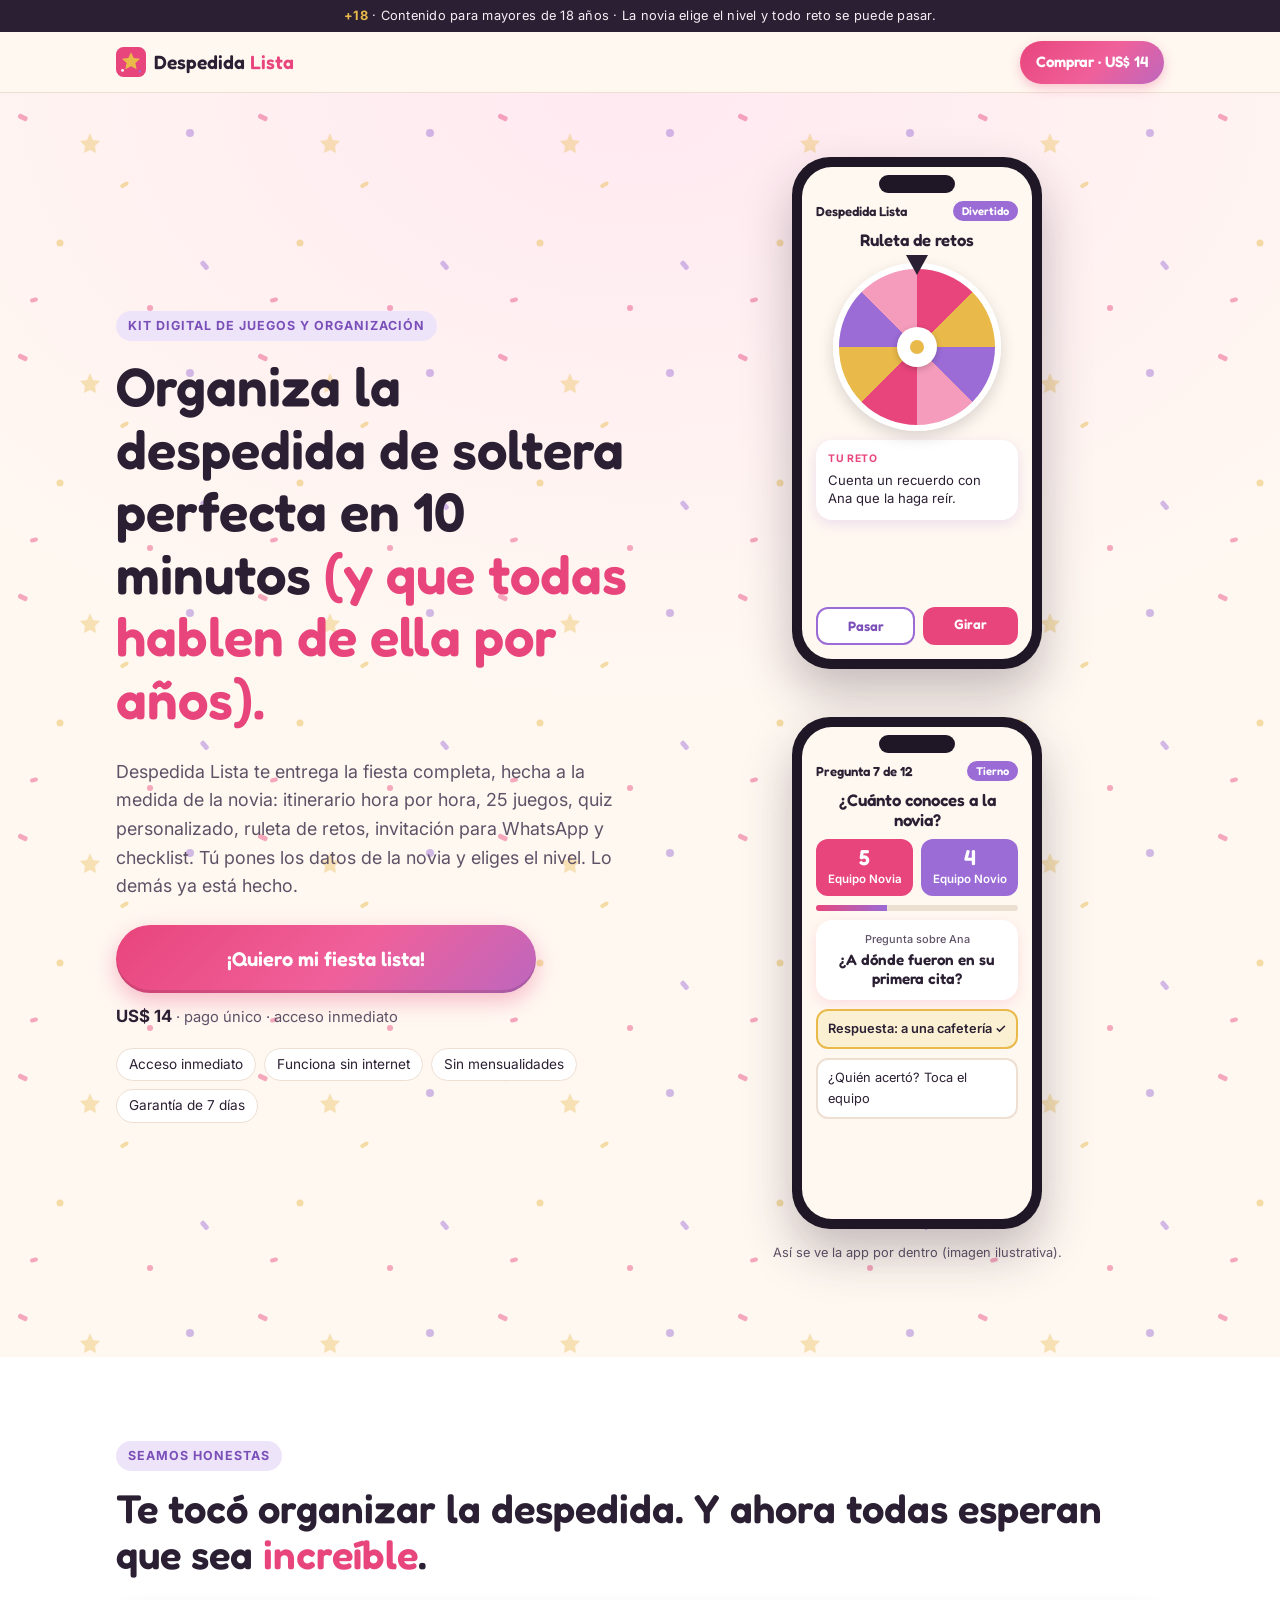
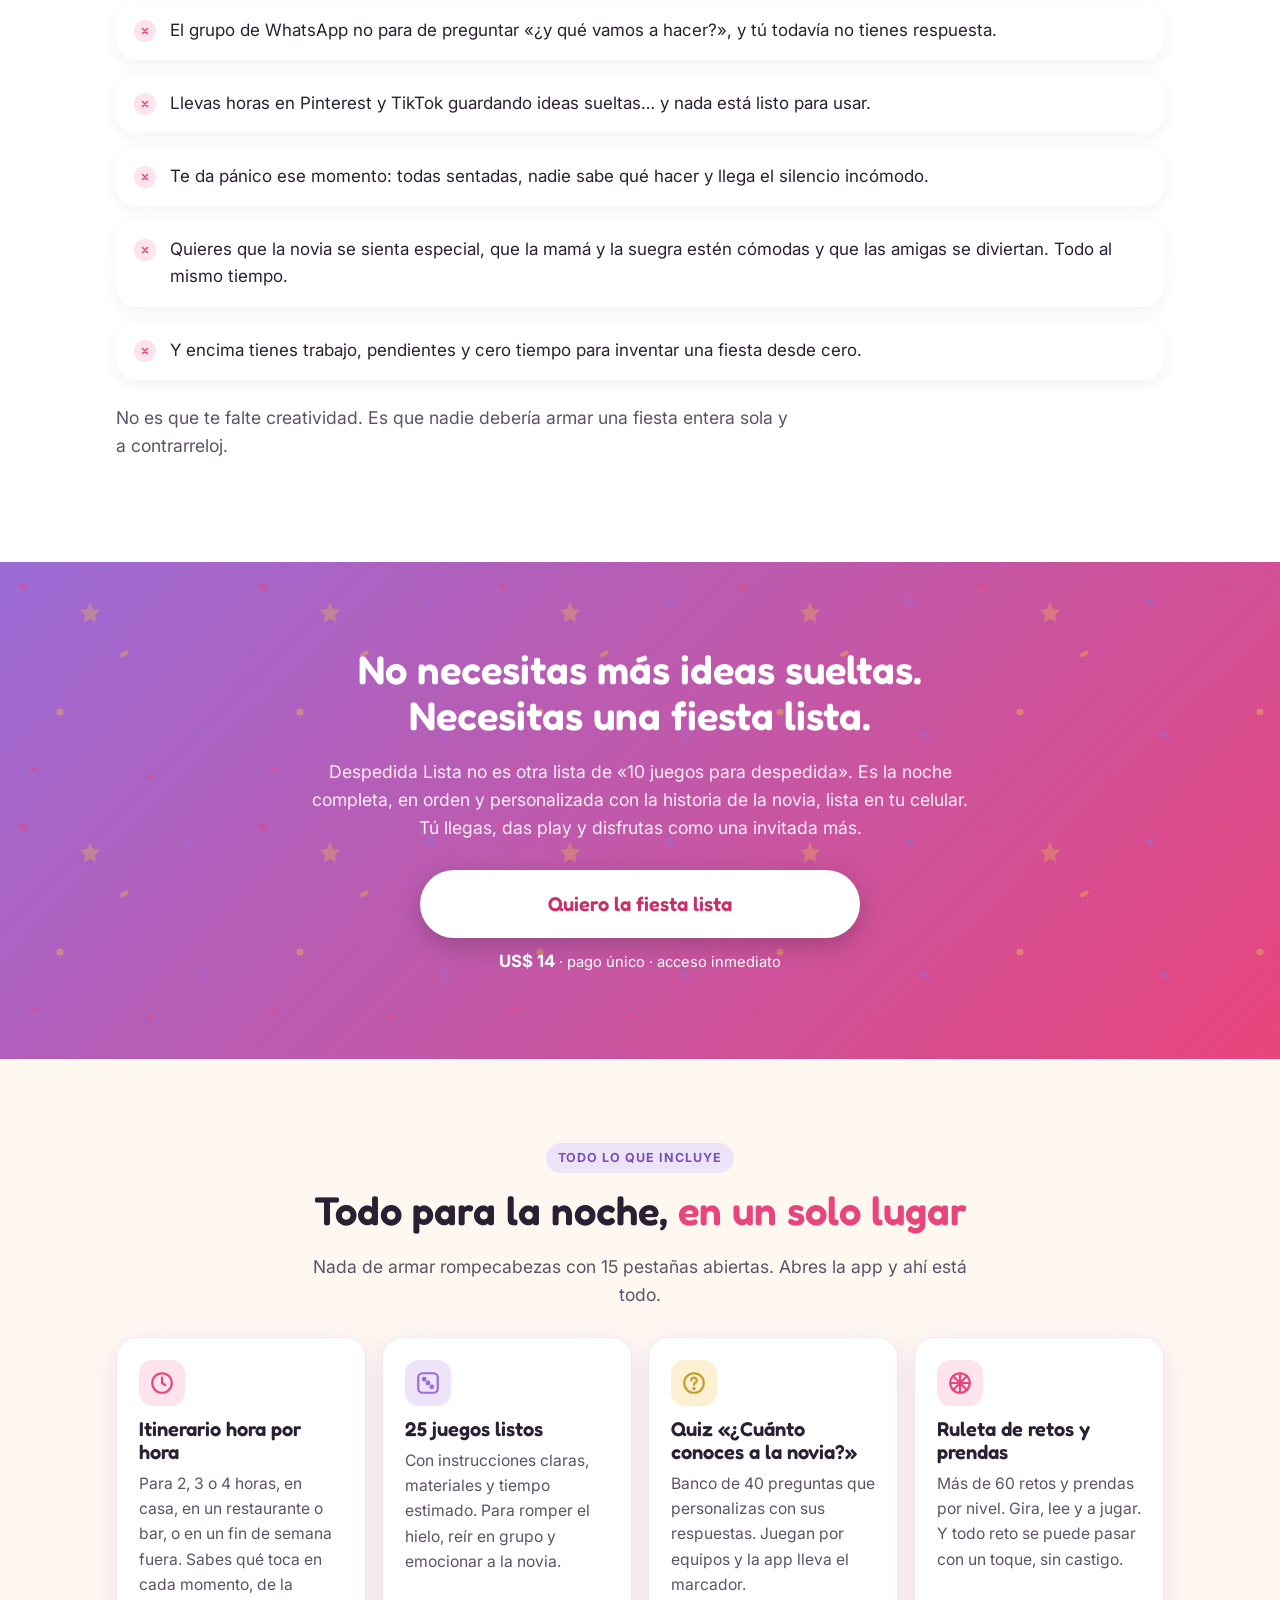
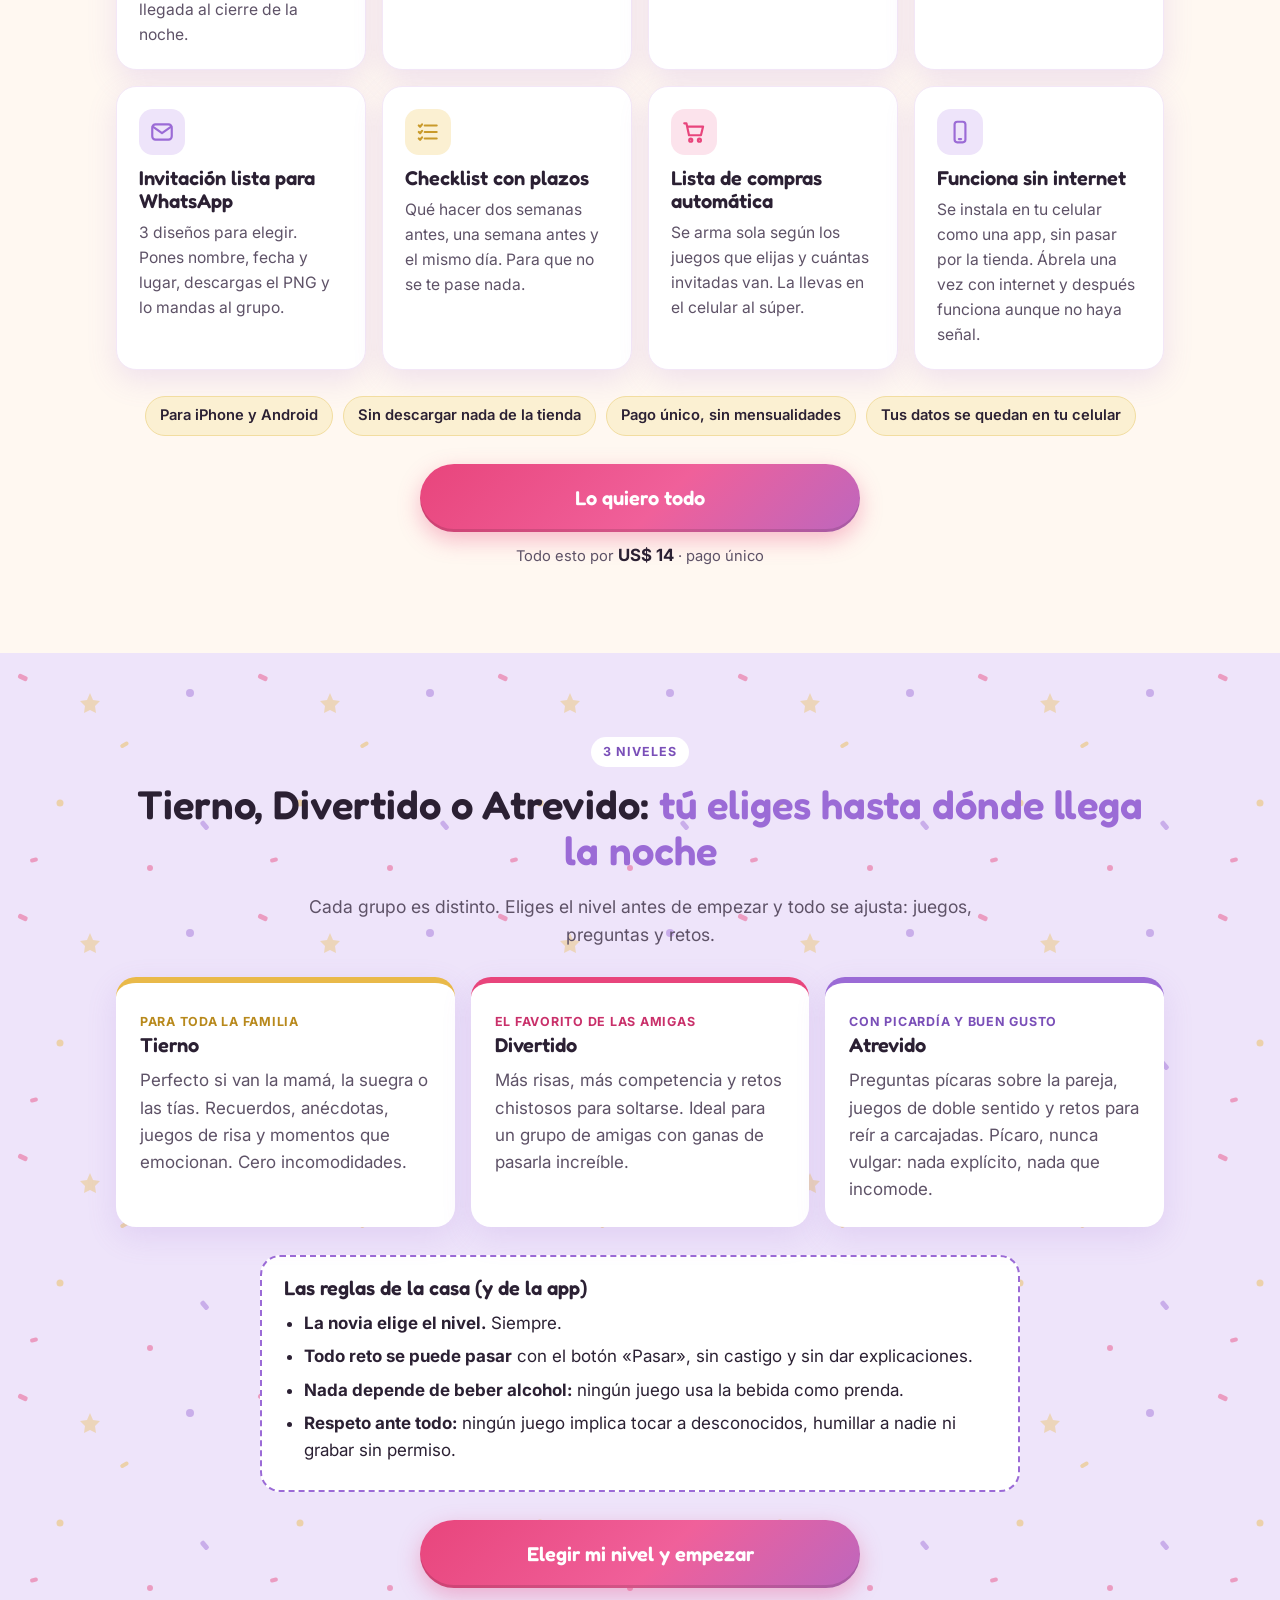
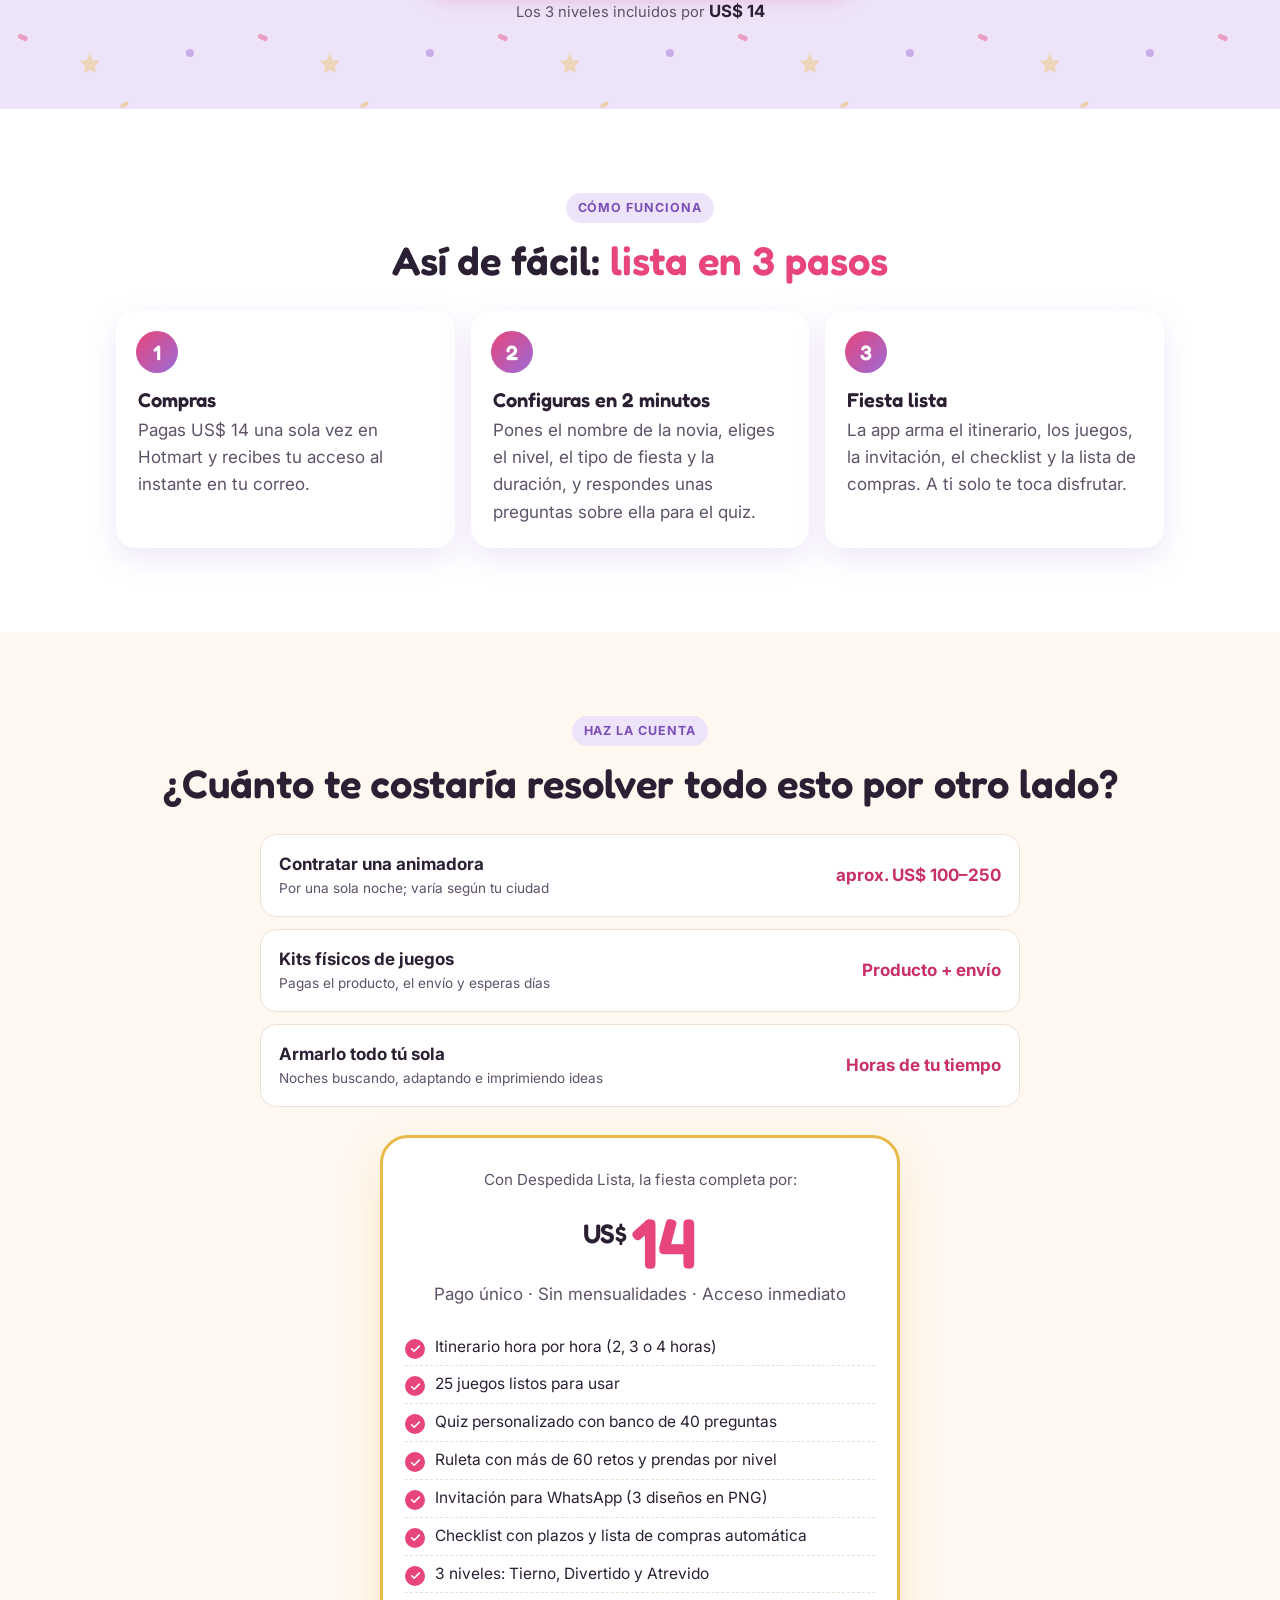
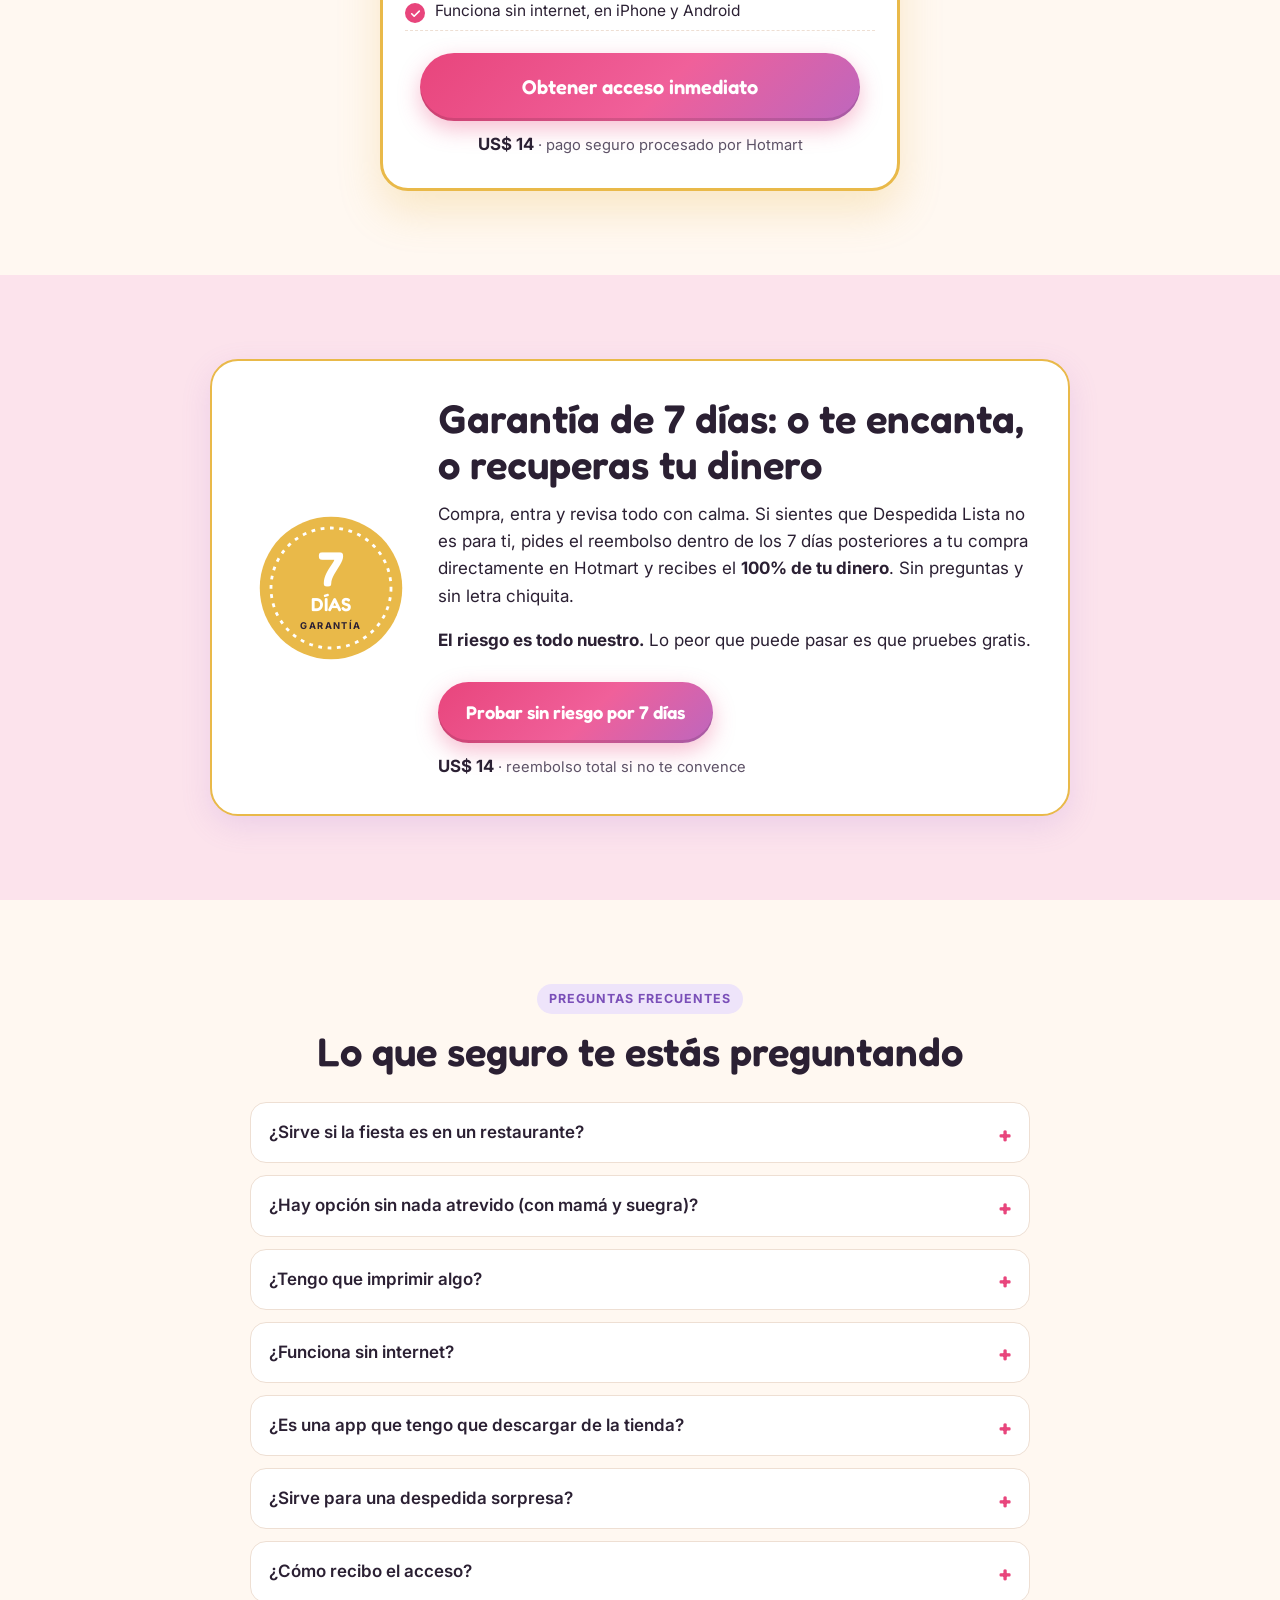
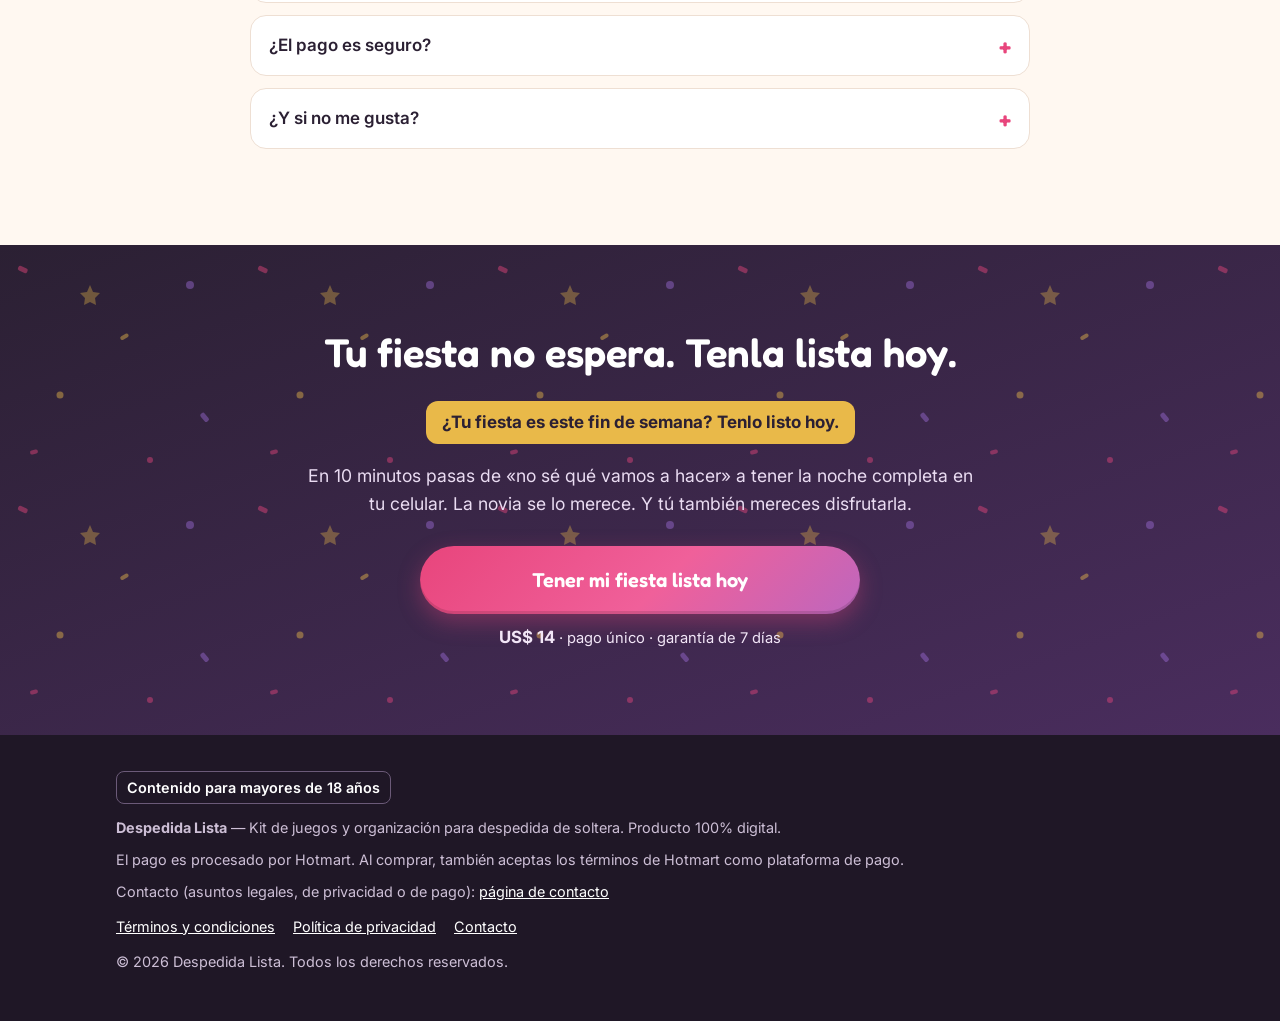
<file: index.html>
<!DOCTYPE html>
<html lang="es">
<head>
<meta charset="utf-8">
<meta name="viewport" content="width=device-width, initial-scale=1">
<title>Despedida Lista — Juegos y organización para tu despedida de soltera</title>
<meta name="description" content="Organiza la despedida de soltera perfecta en 10 minutos: itinerario hora por hora, 25 juegos, quiz de la novia, ruleta de retos, invitación para WhatsApp y checklist. US$ 14, pago único, garantía de 7 días.">
<meta name="theme-color" content="#E8457C">
<meta property="og:title" content="Despedida Lista — La despedida que todas van a recordar">
<meta property="og:description" content="Juegos, quiz de la novia, ruleta de retos, invitación y checklist. Lista en 10 minutos. US$ 14, pago único.">
<meta property="og:type" content="website">
<link rel="icon" type="image/svg+xml" href="data:image/svg+xml,%3Csvg xmlns='http://www.w3.org/2000/svg' viewBox='0 0 64 64'%3E%3Crect width='64' height='64' rx='16' fill='%23E8457C'/%3E%3Cpath d='M32 11l5.8 12.4 13.6 1.6-10.1 9.2 2.8 13.4L32 40.8l-12.1 6.8 2.8-13.4-10.1-9.2 13.6-1.6z' fill='%23E9B949'/%3E%3Ccircle cx='14' cy='50' r='3' fill='%23fff'/%3E%3Ccircle cx='51' cy='52' r='2.5' fill='%239B6BD6'/%3E%3C/svg%3E">

<!-- GOOGLE TAG AQUI -->
<script async src="https://www.googletagmanager.com/gtag/js?id=AW-18529758132"></script>
<script>
  window.dataLayer = window.dataLayer || [];
  function gtag(){dataLayer.push(arguments);}
  gtag('js', new Date());
  gtag('config', 'AW-18529758132');
</script>
<!--
  Exemplo de Google tag (gtag.js) para Google Ads. Para ativar:
  1) Troque AW-XXXXXXXXXX pelo ID da sua conta do Google Ads.
  2) Remova as marcas de comentário que envolvem este bloco.

<script async src="https://www.googletagmanager.com/gtag/js?id=AW-XXXXXXXXXX"></script>
<script>
  window.dataLayer = window.dataLayer || [];
  function gtag(){dataLayer.push(arguments);}
  gtag('js', new Date());
  gtag('config', 'AW-XXXXXXXXXX');
</script>
-->

<script>document.documentElement.classList.add('js');</script>
<link rel="preconnect" href="https://fonts.googleapis.com">
<link rel="preconnect" href="https://fonts.gstatic.com" crossorigin>
<link href="https://fonts.googleapis.com/css2?family=Fredoka:wght@500;600&family=Inter:wght@400;600;700&display=swap" rel="stylesheet">
<link rel="stylesheet" href="styles.css">
</head>
<body>

<div class="aviso18" role="note"><strong>+18</strong> · Contenido para mayores de 18 años · La novia elige el nivel y todo reto se puede pasar.</div>

<header class="top">
  <div class="wrap">
    <a class="logo" href="#inicio" aria-label="Despedida Lista, inicio">
      <svg viewBox="0 0 64 64" aria-hidden="true"><rect width="64" height="64" rx="16" fill="#E8457C"/><path d="M32 11l5.8 12.4 13.6 1.6-10.1 9.2 2.8 13.4L32 40.8l-12.1 6.8 2.8-13.4-10.1-9.2 13.6-1.6z" fill="#E9B949"/><circle cx="14" cy="50" r="3" fill="#fff"/><circle cx="51" cy="52" r="2.5" fill="#9B6BD6"/></svg>
      <span>Despedida <b>Lista</b></span>
    </a>
    <a class="btn btn-sm cta" data-cta="header" href="https://pay.hotmart.com/R108198651N">Comprar · US$ 14</a>
  </div>
</header>

<main id="inicio">

  <!-- 1) HERO -->
  <section class="hero confeti">
    <div class="wrap hero-grid">
      <div>
        <span class="eyebrow">Kit digital de juegos y organización</span>
        <h1>Organiza la despedida de soltera perfecta en 10 minutos <span class="hl">(y que todas hablen de ella por años).</span></h1>
        <p class="sub">Despedida Lista te entrega la fiesta completa, hecha a la medida de la novia: itinerario hora por hora, 25 juegos, quiz personalizado, ruleta de retos, invitación para WhatsApp y checklist. Tú pones los datos de la novia y eliges el nivel. Lo demás ya está hecho.</p>
        <div class="cta-box" id="cta-hero">
          <a class="btn btn-xl cta" data-cta="hero" href="https://pay.hotmart.com/R108198651N">¡Quiero mi fiesta lista!</a>
          <span class="precio-mini"><b>US$ 14</b> · pago único · acceso inmediato</span>
        </div>
        <ul class="chips" aria-label="Ventajas">
          <li>Acceso inmediato</li>
          <li>Funciona sin internet</li>
          <li>Sin mensualidades</li>
          <li>Garantía de 7 días</li>
        </ul>
      </div>

      <div>
        <div class="phones-tabs" role="tablist" aria-label="Ver la app por dentro">
          <button type="button" role="tab" aria-selected="true" data-tab="0">Ruleta de retos</button>
          <button type="button" role="tab" aria-selected="false" data-tab="1">Quiz de la novia</button>
        </div>
        <div class="phones">
          <!-- Mockup 1: ruleta -->
          <div class="phone activo" aria-label="Vista de la app: ruleta de retos">
            <div class="screen">
              <span class="notch"></span>
              <div class="app-bar"><span>Despedida Lista</span><span class="nivel-chip">Divertido</span></div>
              <p class="app-title">Ruleta de retos</p>
              <div class="ruleta-zona" aria-hidden="true">
                <span class="ruleta-flecha"></span>
                <div class="ruleta"></div>
                <span class="ruleta-centro"></span>
              </div>
              <div class="reto-card">
                <small>Tu reto</small>
                Cuenta un recuerdo con Ana que la haga reír.
              </div>
              <div class="app-btns">
                <span class="app-btn pasar">Pasar</span>
                <span class="app-btn hecho">Girar</span>
              </div>
            </div>
          </div>
          <!-- Mockup 2: quiz -->
          <div class="phone" aria-label="Vista de la app: quiz ¿Cuánto conoces a la novia?">
            <div class="screen">
              <span class="notch"></span>
              <div class="app-bar"><span>Pregunta 7 de 12</span><span class="nivel-chip">Tierno</span></div>
              <p class="app-title">¿Cuánto conoces a la novia?</p>
              <div class="marcador">
                <div class="equipo rosa"><b>5</b>Equipo Novia</div>
                <div class="equipo lila"><b>4</b>Equipo Novio</div>
              </div>
              <div class="progreso" aria-hidden="true"><span></span></div>
              <div class="pregunta"><small>Pregunta sobre Ana</small>¿A dónde fueron en su primera cita?</div>
              <div class="opcion ok">Respuesta: a una cafetería ✓</div>
              <div class="opcion">¿Quién acertó? Toca el equipo</div>
            </div>
          </div>
        </div>
        <p class="mock-nota">Así se ve la app por dentro (imagen ilustrativa).</p>
      </div>
    </div>
  </section>

  <!-- 2) DOR -->
  <section class="sec-blanca">
    <div class="wrap">
      <span class="eyebrow">Seamos honestas</span>
      <h2>Te tocó organizar la despedida. Y ahora todas esperan que sea <span class="hl">increíble</span>.</h2>
      <ul class="dolor-list">
        <li>El grupo de WhatsApp no para de preguntar «¿y qué vamos a hacer?», y tú todavía no tienes respuesta.</li>
        <li>Llevas horas en Pinterest y TikTok guardando ideas sueltas… y nada está listo para usar.</li>
        <li>Te da pánico ese momento: todas sentadas, nadie sabe qué hacer y llega el silencio incómodo.</li>
        <li>Quieres que la novia se sienta especial, que la mamá y la suegra estén cómodas y que las amigas se diviertan. Todo al mismo tiempo.</li>
        <li>Y encima tienes trabajo, pendientes y cero tiempo para inventar una fiesta desde cero.</li>
      </ul>
      <p class="lead" style="margin-top:24px">No es que te falte creatividad. Es que nadie debería armar una fiesta entera sola y a contrarreloj.</p>
    </div>
  </section>

  <!-- 3) VIRADA -->
  <section class="virada confeti">
    <div class="wrap center">
      <h2>No necesitas más ideas sueltas.<br>Necesitas una fiesta lista.</h2>
      <p class="lead">Despedida Lista no es otra lista de «10 juegos para despedida». Es la noche completa, en orden y personalizada con la historia de la novia, lista en tu celular. Tú llegas, das play y disfrutas como una invitada más.</p>
      <div class="cta-box">
        <a class="btn btn-xl cta" data-cta="virada" href="https://pay.hotmart.com/R108198651N">Quiero la fiesta lista</a>
        <span class="precio-mini"><b>US$ 14</b> · pago único · acceso inmediato</span>
      </div>
    </div>
  </section>

  <!-- 4) O QUE VEM DENTRO -->
  <section id="incluye">
    <div class="wrap">
      <div class="center">
        <span class="eyebrow">Todo lo que incluye</span>
        <h2>Todo para la noche, <span class="hl">en un solo lugar</span></h2>
        <p class="lead">Nada de armar rompecabezas con 15 pestañas abiertas. Abres la app y ahí está todo.</p>
      </div>
      <div class="grid grid-4">
        <div class="card">
          <div class="ico r"><svg viewBox="0 0 24 24" fill="none" stroke="#E8457C" stroke-width="2" stroke-linecap="round" stroke-linejoin="round" aria-hidden="true"><circle cx="12" cy="12" r="9"/><path d="M12 7v5l3 2"/></svg></div>
          <h3>Itinerario hora por hora</h3>
          <p>Para 2, 3 o 4 horas, en casa, en un restaurante o bar, o en un fin de semana fuera. Sabes qué toca en cada momento, de la llegada al cierre de la noche.</p>
        </div>
        <div class="card">
          <div class="ico l"><svg viewBox="0 0 24 24" fill="none" stroke="#9B6BD6" stroke-width="2" stroke-linecap="round" stroke-linejoin="round" aria-hidden="true"><rect x="3" y="3" width="18" height="18" rx="4"/><circle cx="8.5" cy="8.5" r="1.2" fill="#9B6BD6"/><circle cx="15.5" cy="15.5" r="1.2" fill="#9B6BD6"/><circle cx="12" cy="12" r="1.2" fill="#9B6BD6"/></svg></div>
          <h3>25 juegos listos</h3>
          <p>Con instrucciones claras, materiales y tiempo estimado. Para romper el hielo, reír en grupo y emocionar a la novia.</p>
        </div>
        <div class="card">
          <div class="ico d"><svg viewBox="0 0 24 24" fill="none" stroke="#C99A2A" stroke-width="2" stroke-linecap="round" stroke-linejoin="round" aria-hidden="true"><circle cx="12" cy="12" r="9"/><path d="M9.5 9.5a2.5 2.5 0 1 1 3.5 2.3c-.6.3-1 .8-1 1.5v.4"/><circle cx="12" cy="17" r=".6" fill="#C99A2A"/></svg></div>
          <h3>Quiz «¿Cuánto conoces a la novia?»</h3>
          <p>Banco de 40 preguntas que personalizas con sus respuestas. Juegan por equipos y la app lleva el marcador.</p>
        </div>
        <div class="card">
          <div class="ico r"><svg viewBox="0 0 24 24" fill="none" stroke="#E8457C" stroke-width="2" stroke-linecap="round" stroke-linejoin="round" aria-hidden="true"><circle cx="12" cy="12" r="9"/><path d="M12 3v18M3 12h18M5.6 5.6l12.8 12.8M18.4 5.6L5.6 18.4"/></svg></div>
          <h3>Ruleta de retos y prendas</h3>
          <p>Más de 60 retos y prendas por nivel. Gira, lee y a jugar. Y todo reto se puede pasar con un toque, sin castigo.</p>
        </div>
        <div class="card">
          <div class="ico l"><svg viewBox="0 0 24 24" fill="none" stroke="#9B6BD6" stroke-width="2" stroke-linecap="round" stroke-linejoin="round" aria-hidden="true"><rect x="3" y="5" width="18" height="14" rx="3"/><path d="M3.5 7l8.5 6 8.5-6"/></svg></div>
          <h3>Invitación lista para WhatsApp</h3>
          <p>3 diseños para elegir. Pones nombre, fecha y lugar, descargas el PNG y lo mandas al grupo.</p>
        </div>
        <div class="card">
          <div class="ico d"><svg viewBox="0 0 24 24" fill="none" stroke="#C99A2A" stroke-width="2" stroke-linecap="round" stroke-linejoin="round" aria-hidden="true"><path d="M9 6h11M9 12h11M9 18h11"/><path d="M3.5 6l1.2 1.2L6.5 5M3.5 12l1.2 1.2 1.8-2.2M3.5 18l1.2 1.2 1.8-2.2"/></svg></div>
          <h3>Checklist con plazos</h3>
          <p>Qué hacer dos semanas antes, una semana antes y el mismo día. Para que no se te pase nada.</p>
        </div>
        <div class="card">
          <div class="ico r"><svg viewBox="0 0 24 24" fill="none" stroke="#E8457C" stroke-width="2" stroke-linecap="round" stroke-linejoin="round" aria-hidden="true"><path d="M3 4h2l2.4 11h11l2-8H6.2"/><circle cx="9" cy="19.5" r="1.4"/><circle cx="17" cy="19.5" r="1.4"/></svg></div>
          <h3>Lista de compras automática</h3>
          <p>Se arma sola según los juegos que elijas y cuántas invitadas van. La llevas en el celular al súper.</p>
        </div>
        <div class="card">
          <div class="ico l"><svg viewBox="0 0 24 24" fill="none" stroke="#9B6BD6" stroke-width="2" stroke-linecap="round" stroke-linejoin="round" aria-hidden="true"><rect x="7" y="2.5" width="10" height="19" rx="2.5"/><path d="M11 18.5h2"/></svg></div>
          <h3>Funciona sin internet</h3>
          <p>Se instala en tu celular como una app, sin pasar por la tienda. Ábrela una vez con internet y después funciona aunque no haya señal.</p>
        </div>
      </div>
      <ul class="extras">
        <li>Para iPhone y Android</li>
        <li>Sin descargar nada de la tienda</li>
        <li>Pago único, sin mensualidades</li>
        <li>Tus datos se quedan en tu celular</li>
      </ul>
      <div class="cta-box">
        <a class="btn btn-xl cta" data-cta="incluye" href="https://pay.hotmart.com/R108198651N">Lo quiero todo</a>
        <span class="precio-mini">Todo esto por <b>US$ 14</b> · pago único</span>
      </div>
    </div>
  </section>

  <!-- 5) NÍVEIS -->
  <section id="niveles" class="sec-lila confeti">
    <div class="wrap">
      <div class="center">
        <span class="eyebrow">3 niveles</span>
        <h2>Tierno, Divertido o Atrevido: <span class="hl-lila">tú eliges hasta dónde llega la noche</span></h2>
        <p class="lead">Cada grupo es distinto. Eliges el nivel antes de empezar y todo se ajusta: juegos, preguntas y retos.</p>
      </div>
      <div class="niveles">
        <div class="nivel tierno">
          <span class="tag">Para toda la familia</span>
          <h3>Tierno</h3>
          <p>Perfecto si van la mamá, la suegra o las tías. Recuerdos, anécdotas, juegos de risa y momentos que emocionan. Cero incomodidades.</p>
        </div>
        <div class="nivel divertido">
          <span class="tag">El favorito de las amigas</span>
          <h3>Divertido</h3>
          <p>Más risas, más competencia y retos chistosos para soltarse. Ideal para un grupo de amigas con ganas de pasarla increíble.</p>
        </div>
        <div class="nivel atrevido">
          <span class="tag">Con picardía y buen gusto</span>
          <h3>Atrevido</h3>
          <p>Preguntas pícaras sobre la pareja, juegos de doble sentido y retos para reír a carcajadas. Pícaro, nunca vulgar: nada explícito, nada que incomode.</p>
        </div>
      </div>
      <div class="reglas">
        <h3>Las reglas de la casa (y de la app)</h3>
        <ul>
          <li><b>La novia elige el nivel.</b> Siempre.</li>
          <li><b>Todo reto se puede pasar</b> con el botón «Pasar», sin castigo y sin dar explicaciones.</li>
          <li><b>Nada depende de beber alcohol:</b> ningún juego usa la bebida como prenda.</li>
          <li><b>Respeto ante todo:</b> ningún juego implica tocar a desconocidos, humillar a nadie ni grabar sin permiso.</li>
        </ul>
      </div>
      <div class="cta-box">
        <a class="btn btn-xl cta" data-cta="niveles" href="https://pay.hotmart.com/R108198651N">Elegir mi nivel y empezar</a>
        <span class="precio-mini">Los 3 niveles incluidos por <b>US$ 14</b></span>
      </div>
    </div>
  </section>

  <!-- 6) COMO FUNCIONA -->
  <section id="como-funciona" class="sec-blanca">
    <div class="wrap">
      <div class="center">
        <span class="eyebrow">Cómo funciona</span>
        <h2>Así de fácil: <span class="hl">lista en 3 pasos</span></h2>
      </div>
      <ol class="pasos">
        <li>
          <h3>Compras</h3>
          <p>Pagas US$ 14 una sola vez en Hotmart y recibes tu acceso al instante en tu correo.</p>
        </li>
        <li>
          <h3>Configuras en 2 minutos</h3>
          <p>Pones el nombre de la novia, eliges el nivel, el tipo de fiesta y la duración, y respondes unas preguntas sobre ella para el quiz.</p>
        </li>
        <li>
          <h3>Fiesta lista</h3>
          <p>La app arma el itinerario, los juegos, la invitación, el checklist y la lista de compras. A ti solo te toca disfrutar.</p>
        </li>
      </ol>
    </div>
  </section>

  <!-- 7) PREÇO / ANCORAGEM -->
  <section id="precio">
    <div class="wrap">
      <div class="center">
        <span class="eyebrow">Haz la cuenta</span>
        <h2>¿Cuánto te costaría resolver todo esto por otro lado?</h2>
      </div>
      <div class="comparar">
        <div class="comp"><span><b>Contratar una animadora</b><small>Por una sola noche; varía según tu ciudad</small></span><span class="val">aprox. US$ 100–250</span></div>
        <div class="comp"><span><b>Kits físicos de juegos</b><small>Pagas el producto, el envío y esperas días</small></span><span class="val">Producto + envío</span></div>
        <div class="comp"><span><b>Armarlo todo tú sola</b><small>Noches buscando, adaptando e imprimiendo ideas</small></span><span class="val">Horas de tu tiempo</span></div>
      </div>
      <div class="precio-card">
        <p class="tachado">Con Despedida Lista, la fiesta completa por:</p>
        <div class="precio-grande"><sup>US$</sup>14</div>
        <p class="muted" style="margin:0">Pago único · Sin mensualidades · Acceso inmediato</p>
        <ul>
          <li>Itinerario hora por hora (2, 3 o 4 horas)</li>
          <li>25 juegos listos para usar</li>
          <li>Quiz personalizado con banco de 40 preguntas</li>
          <li>Ruleta con más de 60 retos y prendas por nivel</li>
          <li>Invitación para WhatsApp (3 diseños en PNG)</li>
          <li>Checklist con plazos y lista de compras automática</li>
          <li>3 niveles: Tierno, Divertido y Atrevido</li>
          <li>Funciona sin internet, en iPhone y Android</li>
        </ul>
        <a class="btn btn-xl cta" data-cta="precio" href="https://pay.hotmart.com/R108198651N">Obtener acceso inmediato</a>
        <span class="precio-mini"><b>US$ 14</b> · pago seguro procesado por Hotmart</span>
      </div>
    </div>
  </section>

  <!-- 8) GARANTIA -->
  <section id="garantia" class="sec-rosa">
    <div class="wrap">
      <div class="garantia-box">
        <svg class="sello" viewBox="0 0 160 160" role="img" aria-label="Sello de garantía de 7 días">
          <circle cx="80" cy="80" r="76" fill="#E9B949"/>
          <circle cx="80" cy="80" r="64" fill="none" stroke="#fff" stroke-width="3" stroke-dasharray="4 6"/>
          <text x="80" y="78" text-anchor="middle" font-family="Fredoka, sans-serif" font-weight="600" font-size="52" fill="#fff">7</text>
          <text x="80" y="104" text-anchor="middle" font-family="Fredoka, sans-serif" font-weight="600" font-size="20" fill="#fff">DÍAS</text>
          <text x="80" y="124" text-anchor="middle" font-family="Inter, sans-serif" font-weight="700" font-size="10" fill="#2B2033" letter-spacing="1.5">GARANTÍA</text>
        </svg>
        <div>
          <h2>Garantía de 7 días: o te encanta, o recuperas tu dinero</h2>
          <p>Compra, entra y revisa todo con calma. Si sientes que Despedida Lista no es para ti, pides el reembolso dentro de los 7 días posteriores a tu compra directamente en Hotmart y recibes el <b>100% de tu dinero</b>. Sin preguntas y sin letra chiquita.</p>
          <p><b>El riesgo es todo nuestro.</b> Lo peor que puede pasar es que pruebes gratis.</p>
          <div class="cta-box" style="text-align:left">
            <a class="btn cta" data-cta="garantia" href="https://pay.hotmart.com/R108198651N">Probar sin riesgo por 7 días</a>
            <span class="precio-mini"><b>US$ 14</b> · reembolso total si no te convence</span>
          </div>
        </div>
      </div>
    </div>
  </section>

  <!-- Ativar apenas com depoimentos reais -->
  <!--
  <section id="opiniones" class="sec-blanca">
    <div class="wrap">
      <div class="center">
        <span class="eyebrow">Lo que dicen las organizadoras</span>
        <h2>Despedidas que ya se organizaron con Despedida Lista</h2>
      </div>
      <div class="grid">
        <figure class="card">
          <blockquote><p>[TEXTO DO DEPOIMENTO REAL]</p></blockquote>
          <figcaption>[NOME REAL], [CIDADE, PAÍS]</figcaption>
        </figure>
        <figure class="card">
          <blockquote><p>[TEXTO DO DEPOIMENTO REAL]</p></blockquote>
          <figcaption>[NOME REAL], [CIDADE, PAÍS]</figcaption>
        </figure>
        <figure class="card">
          <blockquote><p>[TEXTO DO DEPOIMENTO REAL]</p></blockquote>
          <figcaption>[NOME REAL], [CIDADE, PAÍS]</figcaption>
        </figure>
      </div>
    </div>
  </section>
  -->

  <!-- 9) FAQ -->
  <section id="faq">
    <div class="wrap">
      <div class="center">
        <span class="eyebrow">Preguntas frecuentes</span>
        <h2>Lo que seguro te estás preguntando</h2>
      </div>
      <div class="faq">
        <details>
          <summary>¿Sirve si la fiesta es en un restaurante?</summary>
          <div><p>¡Sí! Al configurar eliges el tipo de fiesta: en casa, en un restaurante o bar, o un fin de semana fuera. Para restaurante te sugiere juegos que se juegan en la mesa, sin necesitar espacio ni hacer un show, y todo desde el celular.</p></div>
        </details>
        <details>
          <summary>¿Hay opción sin nada atrevido (con mamá y suegra)?</summary>
          <div><p>Claro. El nivel Tierno está pensado justo para eso: anécdotas, recuerdos y juegos que pueden jugar desde la abuela hasta la sobrina. Si eliges Tierno, no aparece nada atrevido.</p></div>
        </details>
        <details>
          <summary>¿Tengo que imprimir algo?</summary>
          <div><p>No. Juegos, quiz, ruleta y marcador funcionan desde el celular. La invitación se descarga como imagen PNG para mandarla por WhatsApp. Si te gusta tener algo en papel puedes imprimir, pero no hace falta.</p></div>
        </details>
        <details>
          <summary>¿Funciona sin internet?</summary>
          <div><p>Sí. Ábrela una vez con internet antes de la fiesta y después funciona aunque no haya señal en el lugar. Ideal para salones, quintas o casas de campo.</p></div>
        </details>
        <details>
          <summary>¿Es una app que tengo que descargar de la tienda?</summary>
          <div><p>No. Es una web app: la abres desde el navegador con tu enlace y la agregas a la pantalla de inicio en un par de toques. Se ve y funciona como una app, en iPhone y Android, sin pasar por la tienda.</p></div>
        </details>
        <details>
          <summary>¿Sirve para una despedida sorpresa?</summary>
          <div><p>Sí. Configuras todo desde tu celular sin que la novia se entere. Para el quiz, puedes pedirle las respuestas a su pareja, a su hermana o a su mejor amiga.</p></div>
        </details>
        <details>
          <summary>¿Cómo recibo el acceso?</summary>
          <div><p>Apenas se confirma tu pago, Hotmart te envía un correo con el enlace de la app y tu código de acceso. En pocos minutos ya estás configurando tu fiesta. Revisa también la carpeta de spam o promociones.</p></div>
        </details>
        <details>
          <summary>¿El pago es seguro?</summary>
          <div><p>Sí. El pago lo procesa Hotmart, una plataforma reconocida de venta de productos digitales. Puedes pagar con tarjeta y con medios de pago locales disponibles según tu país.</p></div>
        </details>
        <details>
          <summary>¿Y si no me gusta?</summary>
          <div><p>Tienes 7 días de garantía. Pides el reembolso en Hotmart y te devuelven el 100%, sin preguntas.</p></div>
        </details>
      </div>
    </div>
  </section>

  <!-- 10) CTA FINAL -->
  <section class="final confeti">
    <div class="wrap center">
      <h2>Tu fiesta no espera. Tenla lista hoy.</h2>
      <p class="urgencia">¿Tu fiesta es este fin de semana? Tenlo listo hoy.</p>
      <p class="lead" style="margin-top:14px">En 10 minutos pasas de «no sé qué vamos a hacer» a tener la noche completa en tu celular. La novia se lo merece. Y tú también mereces disfrutarla.</p>
      <div class="cta-box">
        <a class="btn btn-xl cta" data-cta="final" href="https://pay.hotmart.com/R108198651N">Tener mi fiesta lista hoy</a>
        <span class="precio-mini"><b>US$ 14</b> · pago único · garantía de 7 días</span>
      </div>
    </div>
  </section>

</main>

<!-- 11) RODAPÉ -->
<footer>
  <div class="wrap">
    <span class="mayores">Contenido para mayores de 18 años</span>
    <p><b>Despedida Lista</b> — Kit de juegos y organización para despedida de soltera. Producto 100% digital.</p>
    <p>El pago es procesado por Hotmart. Al comprar, también aceptas los términos de Hotmart como plataforma de pago.</p>
    <p>Contacto (asuntos legales, de privacidad o de pago): <a href="contacto.html">página de contacto</a></p>
    <ul class="legal-links">
      <li><a href="terminos.html">Términos y condiciones</a></li>
      <li><a href="privacidad.html">Política de privacidad</a></li>
      <li><a href="contacto.html">Contacto</a></li>
    </ul>
    <p>© 2026 Despedida Lista. Todos los derechos reservados.</p>
  </div>
</footer>

<!-- Barra fixa de compra (só no celular) -->
<div class="sticky-cta" id="sticky-cta">
  <span class="p"><b>US$ 14</b>pago único · acceso inmediato</span>
  <a class="btn btn-sm cta" data-cta="sticky" href="https://pay.hotmart.com/R108198651N">Comprar ahora</a>
</div>

<script>
const LINK_CHECKOUT = "https://pay.hotmart.com/R108198651N";

(function () {
  // 1) Preenche todos os CTAs com o link de checkout.
  //    Os parâmetros de rastreamento da URL (utm_*, gclid, src, sck) são repassados ao checkout,
  //    para você saber na Hotmart de qual anúncio veio cada venda.
  var link = LINK_CHECKOUT;
  try {
    var atual = new URLSearchParams(window.location.search);
    var repassar = new URLSearchParams();
    atual.forEach(function (valor, chave) {
      if (/^(utm_|gclid$|gbraid$|wbraid$|src$|sck$)/.test(chave)) repassar.set(chave, valor);
    });
    var qs = repassar.toString();
    if (qs && link.indexOf("{{") !== 0) link += (link.indexOf("?") === -1 ? "?" : "&") + qs;
  } catch (e) {}

  var ctas = document.querySelectorAll(".cta");
  ctas.forEach(function (a) {
    a.setAttribute("href", link);

    a.addEventListener("click", function () {
      // EVENTO DE CONVERSÃO (Google Ads / GA4) — COMO ATIVAR:
      // 1) Cole a Google tag no <head>, no lugar de "GOOGLE TAG AQUI".
      // 2) Descomente as linhas abaixo (tire as duas barras // do começo de cada linha).
      // 3) Se usar conversão do Google Ads, troque AW-XXXXXXXXXX/YYYYYYYYYY pelo seu "send_to".
      // O evento "begin_checkout" dispara a cada clique em qualquer botão de compra (.cta)
      // e informa de qual botão veio o clique (cta_id), no valor de US$ 14.
      //
      // if (typeof gtag === "function") {
      //   gtag("event", "begin_checkout", {
      //     currency: "USD",
      //     value: 14,
      //     cta_id: a.getAttribute("data-cta"),
      //     items: [{ item_id: "despedida-lista", item_name: "Despedida Lista", price: 14, quantity: 1 }]
      //   });
      //   // Opcional — conversão do Google Ads no clique:
      //   // gtag("event", "conversion", { send_to: "AW-XXXXXXXXXX/YYYYYYYYYY", value: 14, currency: "USD" });
      // }
    });
  });

  // 2) Abas dos mockups no celular
  var tabs = document.querySelectorAll(".phones-tabs [data-tab]");
  var phones = document.querySelectorAll(".phones .phone");
  tabs.forEach(function (btn) {
    btn.addEventListener("click", function () {
      var i = Number(btn.getAttribute("data-tab"));
      tabs.forEach(function (b, j) { b.setAttribute("aria-selected", j === i ? "true" : "false"); });
      phones.forEach(function (p, j) { p.classList.toggle("activo", j === i); });
    });
  });

  // 3) Barra fixa de compra: aparece depois que o CTA do topo sai da tela
  var sticky = document.getElementById("sticky-cta");
  var heroCta = document.getElementById("cta-hero");
  if (sticky && heroCta && "IntersectionObserver" in window) {
    new IntersectionObserver(function (entries) {
      sticky.classList.toggle("visible", !entries[0].isIntersecting && entries[0].boundingClientRect.top < 0);
    }).observe(heroCta);
  }
})();
</script>
</body>
</html>
</file>
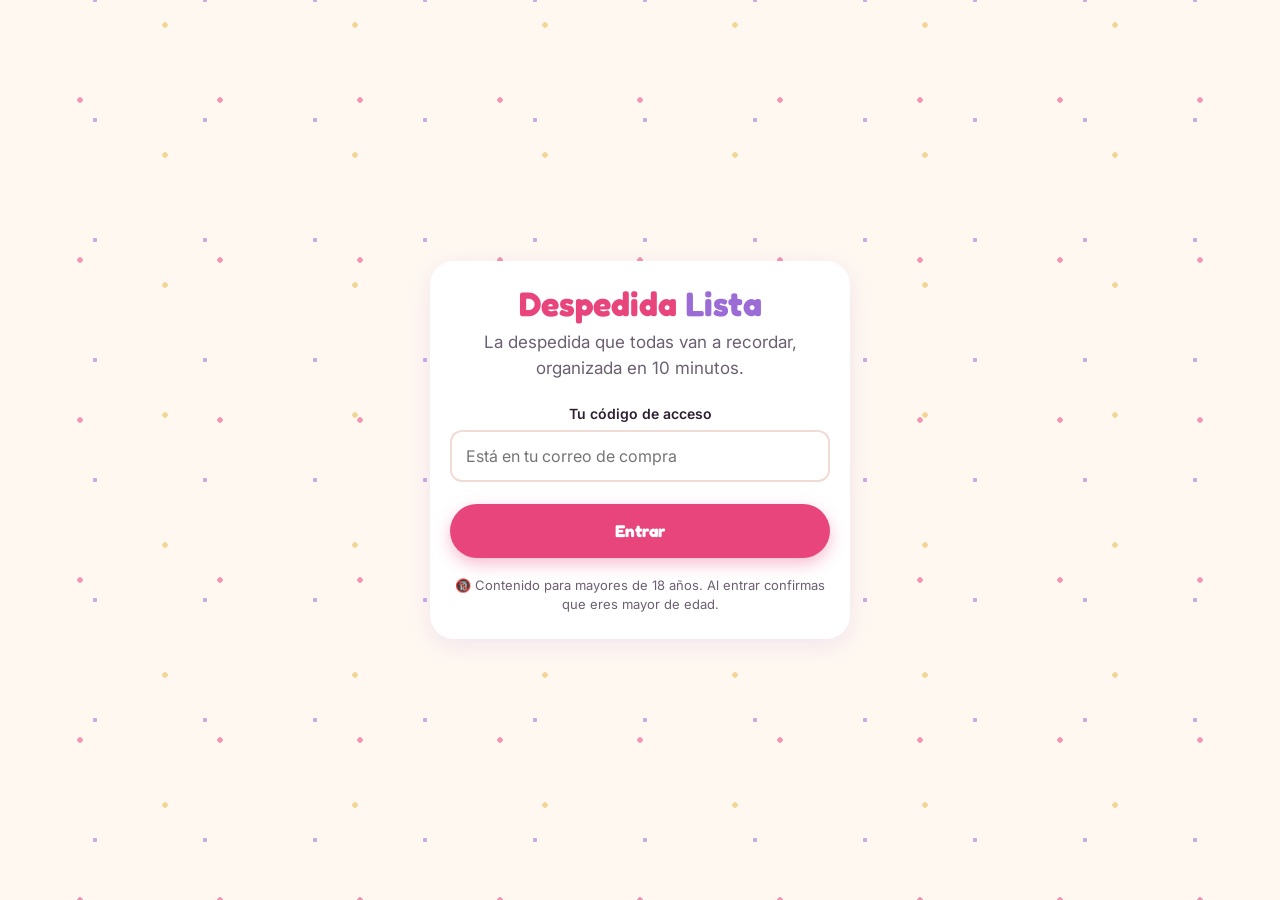
<file: app/index.html>
<!doctype html>
<html lang="es">
<head>
<meta charset="utf-8">
<meta name="viewport" content="width=device-width, initial-scale=1, viewport-fit=cover">
<title>Despedida Lista</title>
<meta name="description" content="Organiza la despedida de soltera completa: plan, juegos, quiz, ruleta de retos, invitación y checklist.">
<meta name="theme-color" content="#E8457C">
<meta name="robots" content="noindex">
<link rel="manifest" href="manifest.webmanifest">
<link rel="icon" href="icons/icon.svg" type="image/svg+xml">
<link rel="apple-touch-icon" href="icons/icon-180.png">
<meta name="apple-mobile-web-app-capable" content="yes">
<meta name="apple-mobile-web-app-title" content="Despedida">
<link rel="preconnect" href="https://fonts.googleapis.com">
<link rel="preconnect" href="https://fonts.gstatic.com" crossorigin>
<link href="https://fonts.googleapis.com/css2?family=Fredoka:wght@500;600;700&family=Inter:wght@400;500;600;700&family=Pacifico&display=swap" rel="stylesheet">
<link rel="stylesheet" href="styles.css">
</head>
<body>
<div class="confeti" aria-hidden="true"></div>

<!-- ACCESO -->
<section id="gate" class="screen">
  <div class="card gate-card">
    <div class="logo">Despedida <span>Lista</span></div>
    <p class="lead">La despedida que todas van a recordar, organizada en 10 minutos.</p>
    <form id="gateForm" autocomplete="off">
      <label for="code">Tu código de acceso</label>
      <input id="code" name="code" type="text" inputmode="text" autocapitalize="characters" placeholder="Está en tu correo de compra" required>
      <p id="gateError" class="error" role="alert" hidden>Ese código no es correcto. Revisa el correo de Hotmart.</p>
      <button class="btn btn-primary btn-block" type="submit">Entrar</button>
    </form>
    <p class="aviso18">🔞 Contenido para mayores de 18 años. Al entrar confirmas que eres mayor de edad.</p>
  </div>
</section>

<!-- CONFIGURACIÓN -->
<section id="setup" class="screen" hidden>
  <div class="card">
    <h1 class="h1">Arma tu fiesta en 2 minutos</h1>
    <p class="muted">Con estos datos personalizamos el plan, los juegos y los retos.</p>
    <form id="setupForm">
      <div class="row2">
        <div><label for="fNovia">Nombre de la novia</label><input id="fNovia" required maxlength="30" placeholder="Ej. Valentina"></div>
        <div><label for="fNovio">Nombre del novio</label><input id="fNovio" required maxlength="30" placeholder="Ej. Andrés"></div>
      </div>
      <div class="row2">
        <div><label for="fFecha">Fecha de la fiesta</label><input id="fFecha" type="date"></div>
        <div><label for="fHora">Hora de inicio</label><input id="fHora" type="time" value="19:00"></div>
      </div>
      <label for="fN">¿Cuántas invitadas, más o menos?</label>
      <input id="fN" type="number" min="2" max="80" value="10">

      <fieldset>
        <legend>Nivel de la noche <small>(que lo elija la novia)</small></legend>
        <div class="choices" data-name="nivel">
          <button type="button" data-v="tierno"><b>🌸 Tierno</b><span>Con mamá, tías o suegra presentes.</span></button>
          <button type="button" data-v="divertido"><b>🎉 Divertido</b><span>Risas, retos locos y mucha complicidad.</span></button>
          <button type="button" data-v="atrevido"><b>💋 Atrevido</b><span>Preguntas pícaras y doble sentido, nunca vulgar.</span></button>
        </div>
      </fieldset>
      <fieldset>
        <legend>¿Dónde es la fiesta?</legend>
        <div class="choices three" data-name="lugar">
          <button type="button" data-v="casa"><b>🏠 En casa</b></button>
          <button type="button" data-v="restaurante"><b>🍽️ Restaurante o bar</b></button>
          <button type="button" data-v="viaje"><b>🧳 Fin de semana fuera</b></button>
        </div>
      </fieldset>
      <fieldset>
        <legend>Duración</legend>
        <div class="choices three" data-name="duracion">
          <button type="button" data-v="2"><b>2 horas</b></button>
          <button type="button" data-v="3"><b>3 horas</b></button>
          <button type="button" data-v="4"><b>4 horas</b></button>
        </div>
      </fieldset>
      <button class="btn btn-primary btn-block" type="submit">¡Crear mi fiesta! ✨</button>
    </form>
  </div>
</section>

<!-- APP -->
<div id="main" hidden>
  <header class="topbar">
    <div class="logo small">Despedida <span>Lista</span></div>
    <button id="partyToggle" class="chip" type="button" aria-pressed="false">🎊 Modo fiesta</button>
  </header>

  <main id="view" tabindex="-1"></main>

  <nav class="tabs" aria-label="Secciones">
    <button data-tab="plan"><span>🗓️</span>Plan</button>
    <button data-tab="juegos"><span>🎲</span>Juegos</button>
    <button data-tab="quiz"><span>🧠</span>Quiz</button>
    <button data-tab="ruleta"><span>🎡</span>Ruleta</button>
    <button data-tab="invitar"><span>💌</span>Invitar</button>
    <button data-tab="listas"><span>✅</span>Listas</button>
  </nav>
</div>

<!-- Pantalla completa (quiz y ruleta) -->
<div id="stage" class="stage" hidden role="dialog" aria-modal="true"></div>

<script src="data.js"></script>
<script src="app.js"></script>
</body>
</html>
</file>
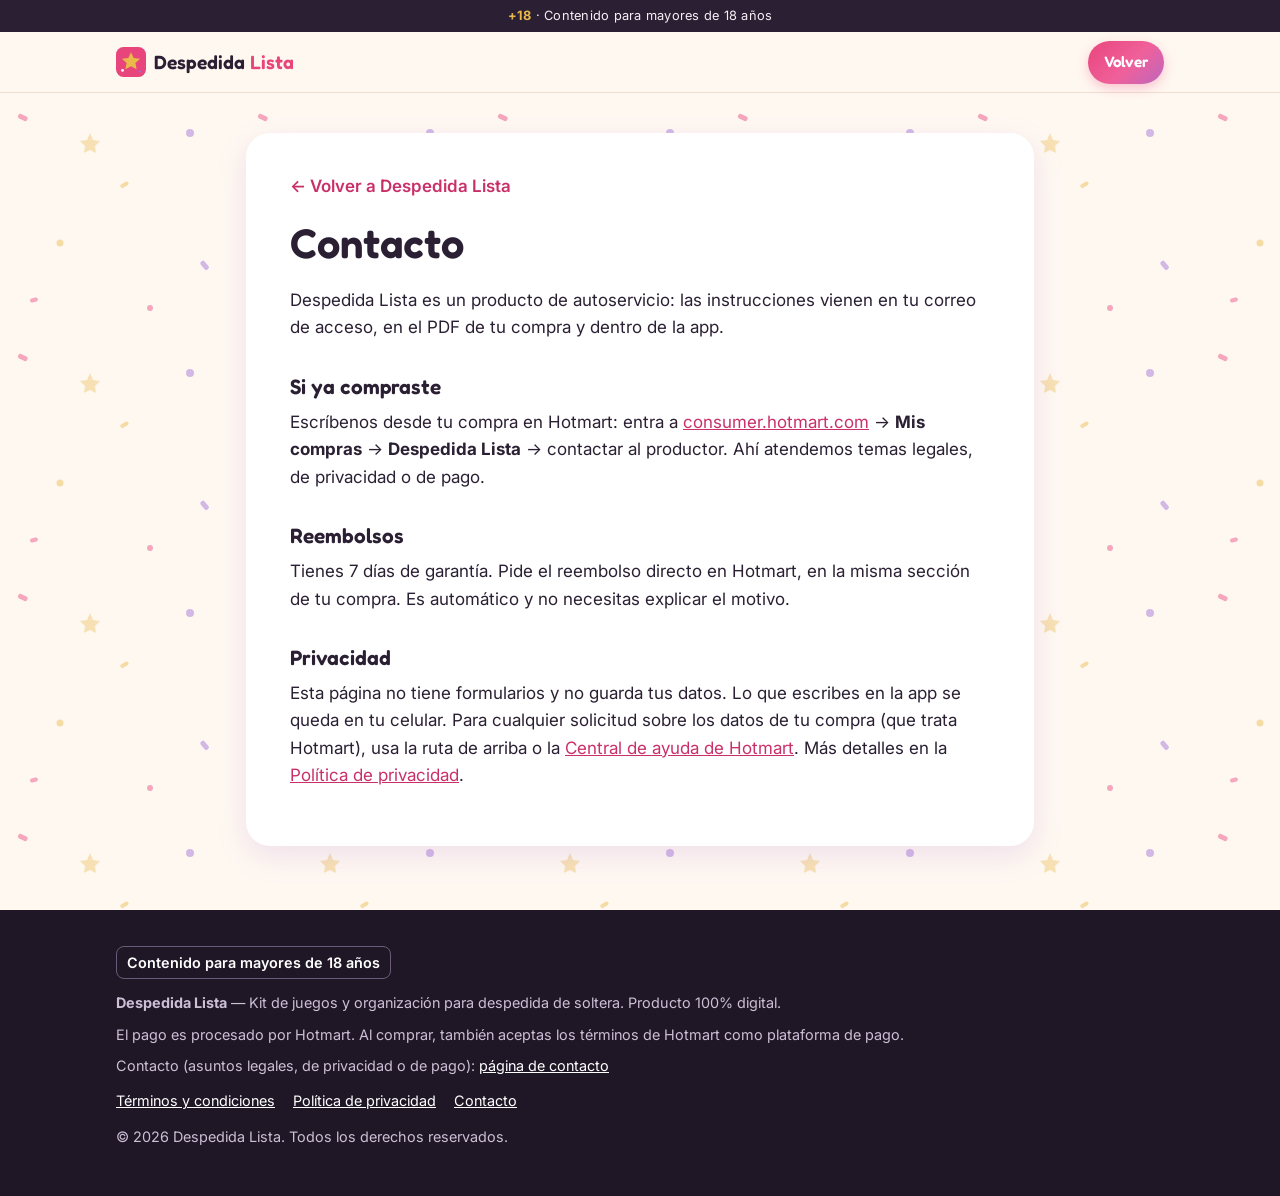
<file: contacto.html>
<!DOCTYPE html>
<html lang="es">
<head>
<meta charset="utf-8">
<meta name="viewport" content="width=device-width, initial-scale=1">
<title>Contacto — Despedida Lista</title>
<meta name="description" content="Cómo contactar a Despedida Lista para temas legales, de privacidad o de pago.">
<meta name="robots" content="noindex, follow">
<meta name="theme-color" content="#E8457C">
<link rel="icon" type="image/svg+xml" href="data:image/svg+xml,%3Csvg xmlns='http://www.w3.org/2000/svg' viewBox='0 0 64 64'%3E%3Crect width='64' height='64' rx='16' fill='%23E8457C'/%3E%3Cpath d='M32 11l5.8 12.4 13.6 1.6-10.1 9.2 2.8 13.4L32 40.8l-12.1 6.8 2.8-13.4-10.1-9.2 13.6-1.6z' fill='%23E9B949'/%3E%3Ccircle cx='14' cy='50' r='3' fill='%23fff'/%3E%3Ccircle cx='51' cy='52' r='2.5' fill='%239B6BD6'/%3E%3C/svg%3E">
<!-- GOOGLE TAG AQUI (mesma tag da index.html, se quiser medir também estas páginas) -->
<link rel="preconnect" href="https://fonts.googleapis.com">
<link rel="preconnect" href="https://fonts.gstatic.com" crossorigin>
<link href="https://fonts.googleapis.com/css2?family=Fredoka:wght@500;600&family=Inter:wght@400;600;700&display=swap" rel="stylesheet">
<link rel="stylesheet" href="styles.css">
</head>
<body>
<div class="aviso18" role="note"><strong>+18</strong> · Contenido para mayores de 18 años</div>
<header class="top">
  <div class="wrap">
    <a class="logo" href="index.html" aria-label="Despedida Lista, inicio">
      <svg viewBox="0 0 64 64" aria-hidden="true"><rect width="64" height="64" rx="16" fill="#E8457C"/><path d="M32 11l5.8 12.4 13.6 1.6-10.1 9.2 2.8 13.4L32 40.8l-12.1 6.8 2.8-13.4-10.1-9.2 13.6-1.6z" fill="#E9B949"/><circle cx="14" cy="50" r="3" fill="#fff"/><circle cx="51" cy="52" r="2.5" fill="#9B6BD6"/></svg>
      <span>Despedida <b>Lista</b></span>
    </a>
    <a class="btn btn-sm" href="index.html">Volver</a>
  </div>
</header>
<main class="legal confeti">
  <div class="wrap">
    <article>
      <a class="volver" href="index.html">← Volver a Despedida Lista</a>
      <h1>Contacto</h1>
      <p>Despedida Lista es un producto de autoservicio: las instrucciones vienen en tu correo de acceso, en el PDF de tu compra y dentro de la app.</p>
      <h2>Si ya compraste</h2>
      <p>Escríbenos desde tu compra en Hotmart: entra a <a href="https://consumer.hotmart.com" rel="noopener">consumer.hotmart.com</a> → <b>Mis compras</b> → <b>Despedida Lista</b> → contactar al productor. Ahí atendemos temas legales, de privacidad o de pago.</p>
      <h2>Reembolsos</h2>
      <p>Tienes 7 días de garantía. Pide el reembolso directo en Hotmart, en la misma sección de tu compra. Es automático y no necesitas explicar el motivo.</p>
      <h2>Privacidad</h2>
      <p>Esta página no tiene formularios y no guarda tus datos. Lo que escribes en la app se queda en tu celular. Para cualquier solicitud sobre los datos de tu compra (que trata Hotmart), usa la ruta de arriba o la <a href="https://help.hotmart.com" rel="noopener">Central de ayuda de Hotmart</a>. Más detalles en la <a href="privacidad.html">Política de privacidad</a>.</p>
    </article>
  </div>
</main>
<footer>
  <div class="wrap">
    <span class="mayores">Contenido para mayores de 18 años</span>
    <p><b>Despedida Lista</b> — Kit de juegos y organización para despedida de soltera. Producto 100% digital.</p>
    <p>El pago es procesado por Hotmart. Al comprar, también aceptas los términos de Hotmart como plataforma de pago.</p>
    <p>Contacto (asuntos legales, de privacidad o de pago): <a href="contacto.html">página de contacto</a></p>
    <ul class="legal-links">
      <li><a href="terminos.html">Términos y condiciones</a></li>
      <li><a href="privacidad.html">Política de privacidad</a></li>
      <li><a href="contacto.html">Contacto</a></li>
    </ul>
    <p>© 2026 Despedida Lista. Todos los derechos reservados.</p>
  </div>
</footer>
</body>
</html>
</file>
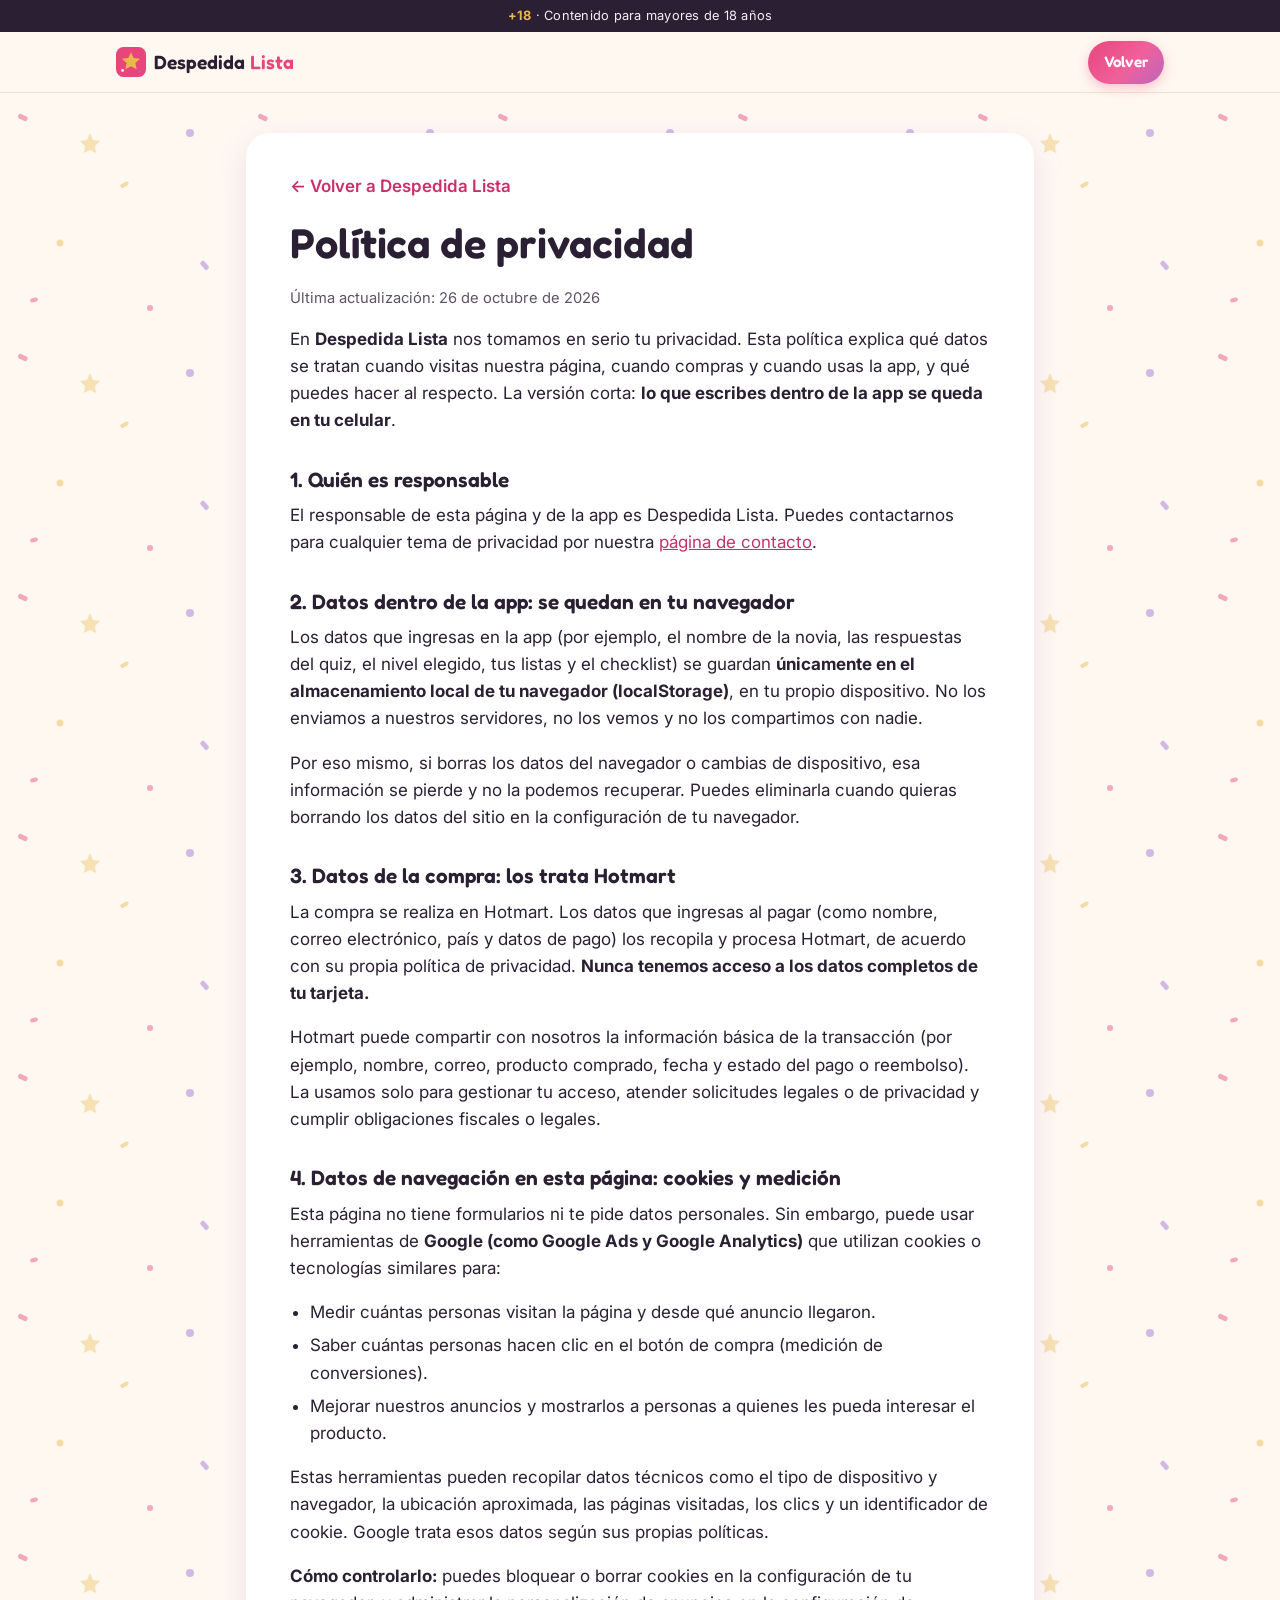
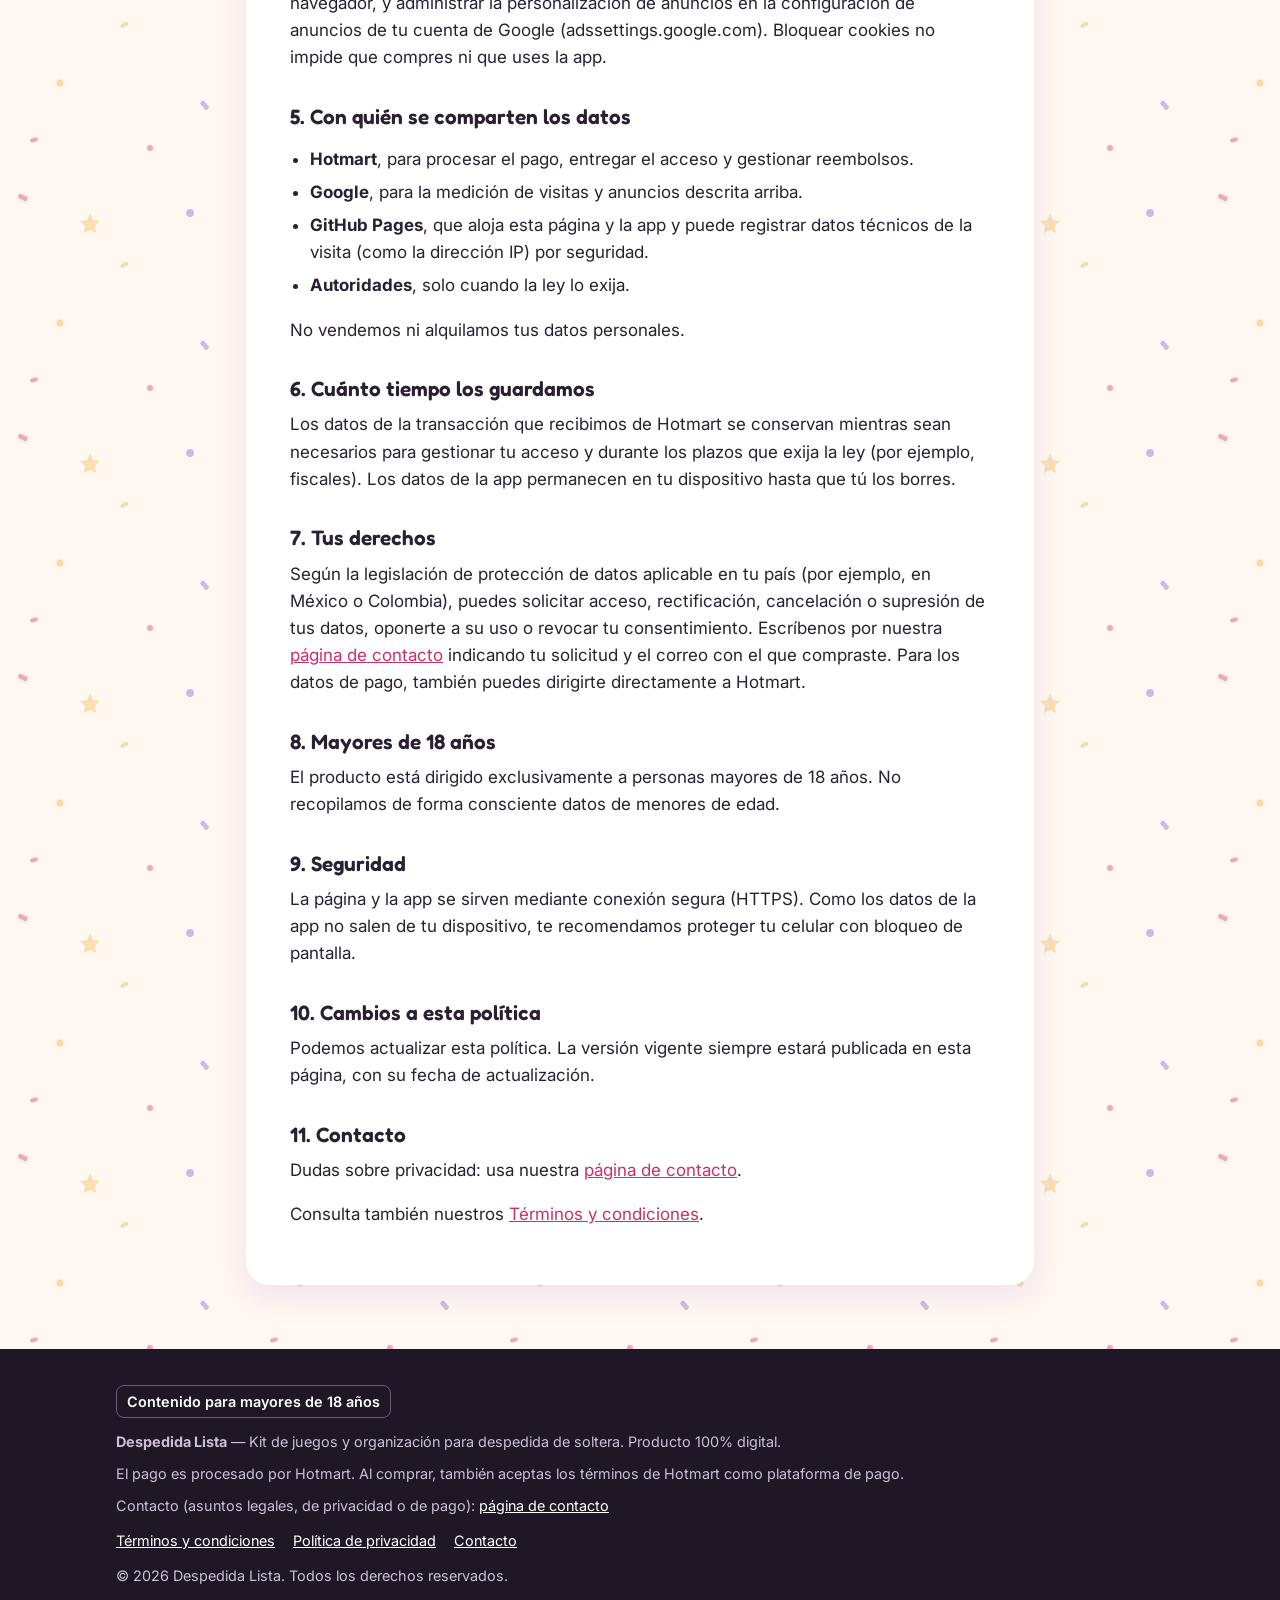
<file: privacidad.html>
<!DOCTYPE html>
<html lang="es">
<head>
<meta charset="utf-8">
<meta name="viewport" content="width=device-width, initial-scale=1">
<title>Política de privacidad — Despedida Lista</title>
<meta name="description" content="Política de privacidad de Despedida Lista: tus datos de la app se quedan en tu celular.">
<meta name="robots" content="noindex, follow">
<meta name="theme-color" content="#E8457C">
<link rel="icon" type="image/svg+xml" href="data:image/svg+xml,%3Csvg xmlns='http://www.w3.org/2000/svg' viewBox='0 0 64 64'%3E%3Crect width='64' height='64' rx='16' fill='%23E8457C'/%3E%3Cpath d='M32 11l5.8 12.4 13.6 1.6-10.1 9.2 2.8 13.4L32 40.8l-12.1 6.8 2.8-13.4-10.1-9.2 13.6-1.6z' fill='%23E9B949'/%3E%3Ccircle cx='14' cy='50' r='3' fill='%23fff'/%3E%3Ccircle cx='51' cy='52' r='2.5' fill='%239B6BD6'/%3E%3C/svg%3E">
<!-- GOOGLE TAG AQUI (mesma tag da index.html, se quiser medir também estas páginas) -->
<link rel="preconnect" href="https://fonts.googleapis.com">
<link rel="preconnect" href="https://fonts.gstatic.com" crossorigin>
<link href="https://fonts.googleapis.com/css2?family=Fredoka:wght@500;600&family=Inter:wght@400;600;700&display=swap" rel="stylesheet">
<link rel="stylesheet" href="styles.css">
</head>
<body>
<div class="aviso18" role="note"><strong>+18</strong> · Contenido para mayores de 18 años</div>
<header class="top">
  <div class="wrap">
    <a class="logo" href="index.html" aria-label="Despedida Lista, inicio">
      <svg viewBox="0 0 64 64" aria-hidden="true"><rect width="64" height="64" rx="16" fill="#E8457C"/><path d="M32 11l5.8 12.4 13.6 1.6-10.1 9.2 2.8 13.4L32 40.8l-12.1 6.8 2.8-13.4-10.1-9.2 13.6-1.6z" fill="#E9B949"/><circle cx="14" cy="50" r="3" fill="#fff"/><circle cx="51" cy="52" r="2.5" fill="#9B6BD6"/></svg>
      <span>Despedida <b>Lista</b></span>
    </a>
    <a class="btn btn-sm" href="index.html">Volver</a>
  </div>
</header>
<main class="legal confeti">
  <div class="wrap">
    <article>
      <a class="volver" href="index.html">← Volver a Despedida Lista</a>
      <h1>Política de privacidad</h1>
      <p class="fecha">Última actualización: 26 de octubre de 2026</p>

      <p>En <b>Despedida Lista</b> nos tomamos en serio tu privacidad. Esta política explica qué datos se tratan cuando visitas nuestra página, cuando compras y cuando usas la app, y qué puedes hacer al respecto. La versión corta: <b>lo que escribes dentro de la app se queda en tu celular</b>.</p>

      <h2>1. Quién es responsable</h2>
      <p>El responsable de esta página y de la app es Despedida Lista. Puedes contactarnos para cualquier tema de privacidad por nuestra <a href="contacto.html">página de contacto</a>.</p>

      <h2>2. Datos dentro de la app: se quedan en tu navegador</h2>
      <p>Los datos que ingresas en la app (por ejemplo, el nombre de la novia, las respuestas del quiz, el nivel elegido, tus listas y el checklist) se guardan <b>únicamente en el almacenamiento local de tu navegador (localStorage)</b>, en tu propio dispositivo. No los enviamos a nuestros servidores, no los vemos y no los compartimos con nadie.</p>
      <p>Por eso mismo, si borras los datos del navegador o cambias de dispositivo, esa información se pierde y no la podemos recuperar. Puedes eliminarla cuando quieras borrando los datos del sitio en la configuración de tu navegador.</p>

      <h2>3. Datos de la compra: los trata Hotmart</h2>
      <p>La compra se realiza en Hotmart. Los datos que ingresas al pagar (como nombre, correo electrónico, país y datos de pago) los recopila y procesa Hotmart, de acuerdo con su propia política de privacidad. <b>Nunca tenemos acceso a los datos completos de tu tarjeta.</b></p>
      <p>Hotmart puede compartir con nosotros la información básica de la transacción (por ejemplo, nombre, correo, producto comprado, fecha y estado del pago o reembolso). La usamos solo para gestionar tu acceso, atender solicitudes legales o de privacidad y cumplir obligaciones fiscales o legales.</p>

      <h2>4. Datos de navegación en esta página: cookies y medición</h2>
      <p>Esta página no tiene formularios ni te pide datos personales. Sin embargo, puede usar herramientas de <b>Google (como Google Ads y Google Analytics)</b> que utilizan cookies o tecnologías similares para:</p>
      <ul>
        <li>Medir cuántas personas visitan la página y desde qué anuncio llegaron.</li>
        <li>Saber cuántas personas hacen clic en el botón de compra (medición de conversiones).</li>
        <li>Mejorar nuestros anuncios y mostrarlos a personas a quienes les pueda interesar el producto.</li>
      </ul>
      <p>Estas herramientas pueden recopilar datos técnicos como el tipo de dispositivo y navegador, la ubicación aproximada, las páginas visitadas, los clics y un identificador de cookie. Google trata esos datos según sus propias políticas.</p>
      <p><b>Cómo controlarlo:</b> puedes bloquear o borrar cookies en la configuración de tu navegador, y administrar la personalización de anuncios en la configuración de anuncios de tu cuenta de Google (adssettings.google.com). Bloquear cookies no impide que compres ni que uses la app.</p>

      <h2>5. Con quién se comparten los datos</h2>
      <ul>
        <li><b>Hotmart</b>, para procesar el pago, entregar el acceso y gestionar reembolsos.</li>
        <li><b>Google</b>, para la medición de visitas y anuncios descrita arriba.</li>
        <li><b>GitHub Pages</b>, que aloja esta página y la app y puede registrar datos técnicos de la visita (como la dirección IP) por seguridad.</li>
        <li><b>Autoridades</b>, solo cuando la ley lo exija.</li>
      </ul>
      <p>No vendemos ni alquilamos tus datos personales.</p>

      <h2>6. Cuánto tiempo los guardamos</h2>
      <p>Los datos de la transacción que recibimos de Hotmart se conservan mientras sean necesarios para gestionar tu acceso y durante los plazos que exija la ley (por ejemplo, fiscales). Los datos de la app permanecen en tu dispositivo hasta que tú los borres.</p>

      <h2>7. Tus derechos</h2>
      <p>Según la legislación de protección de datos aplicable en tu país (por ejemplo, en México o Colombia), puedes solicitar acceso, rectificación, cancelación o supresión de tus datos, oponerte a su uso o revocar tu consentimiento. Escríbenos por nuestra <a href="contacto.html">página de contacto</a> indicando tu solicitud y el correo con el que compraste. Para los datos de pago, también puedes dirigirte directamente a Hotmart.</p>

      <h2>8. Mayores de 18 años</h2>
      <p>El producto está dirigido exclusivamente a personas mayores de 18 años. No recopilamos de forma consciente datos de menores de edad.</p>

      <h2>9. Seguridad</h2>
      <p>La página y la app se sirven mediante conexión segura (HTTPS). Como los datos de la app no salen de tu dispositivo, te recomendamos proteger tu celular con bloqueo de pantalla.</p>

      <h2>10. Cambios a esta política</h2>
      <p>Podemos actualizar esta política. La versión vigente siempre estará publicada en esta página, con su fecha de actualización.</p>

      <h2>11. Contacto</h2>
      <p>Dudas sobre privacidad: usa nuestra <a href="contacto.html">página de contacto</a>.</p>
      <p>Consulta también nuestros <a href="terminos.html">Términos y condiciones</a>.</p>
    </article>
  </div>
</main>
<footer>
  <div class="wrap">
    <span class="mayores">Contenido para mayores de 18 años</span>
    <p><b>Despedida Lista</b> — Kit de juegos y organización para despedida de soltera. Producto 100% digital.</p>
    <p>El pago es procesado por Hotmart. Al comprar, también aceptas los términos de Hotmart como plataforma de pago.</p>
    <p>Contacto (asuntos legales, de privacidad o de pago): <a href="contacto.html">página de contacto</a></p>
    <ul class="legal-links">
      <li><a href="terminos.html">Términos y condiciones</a></li>
      <li><a href="privacidad.html">Política de privacidad</a></li>
      <li><a href="contacto.html">Contacto</a></li>
    </ul>
    <p>© 2026 Despedida Lista. Todos los derechos reservados.</p>
  </div>
</footer>
</body>
</html>
</file>
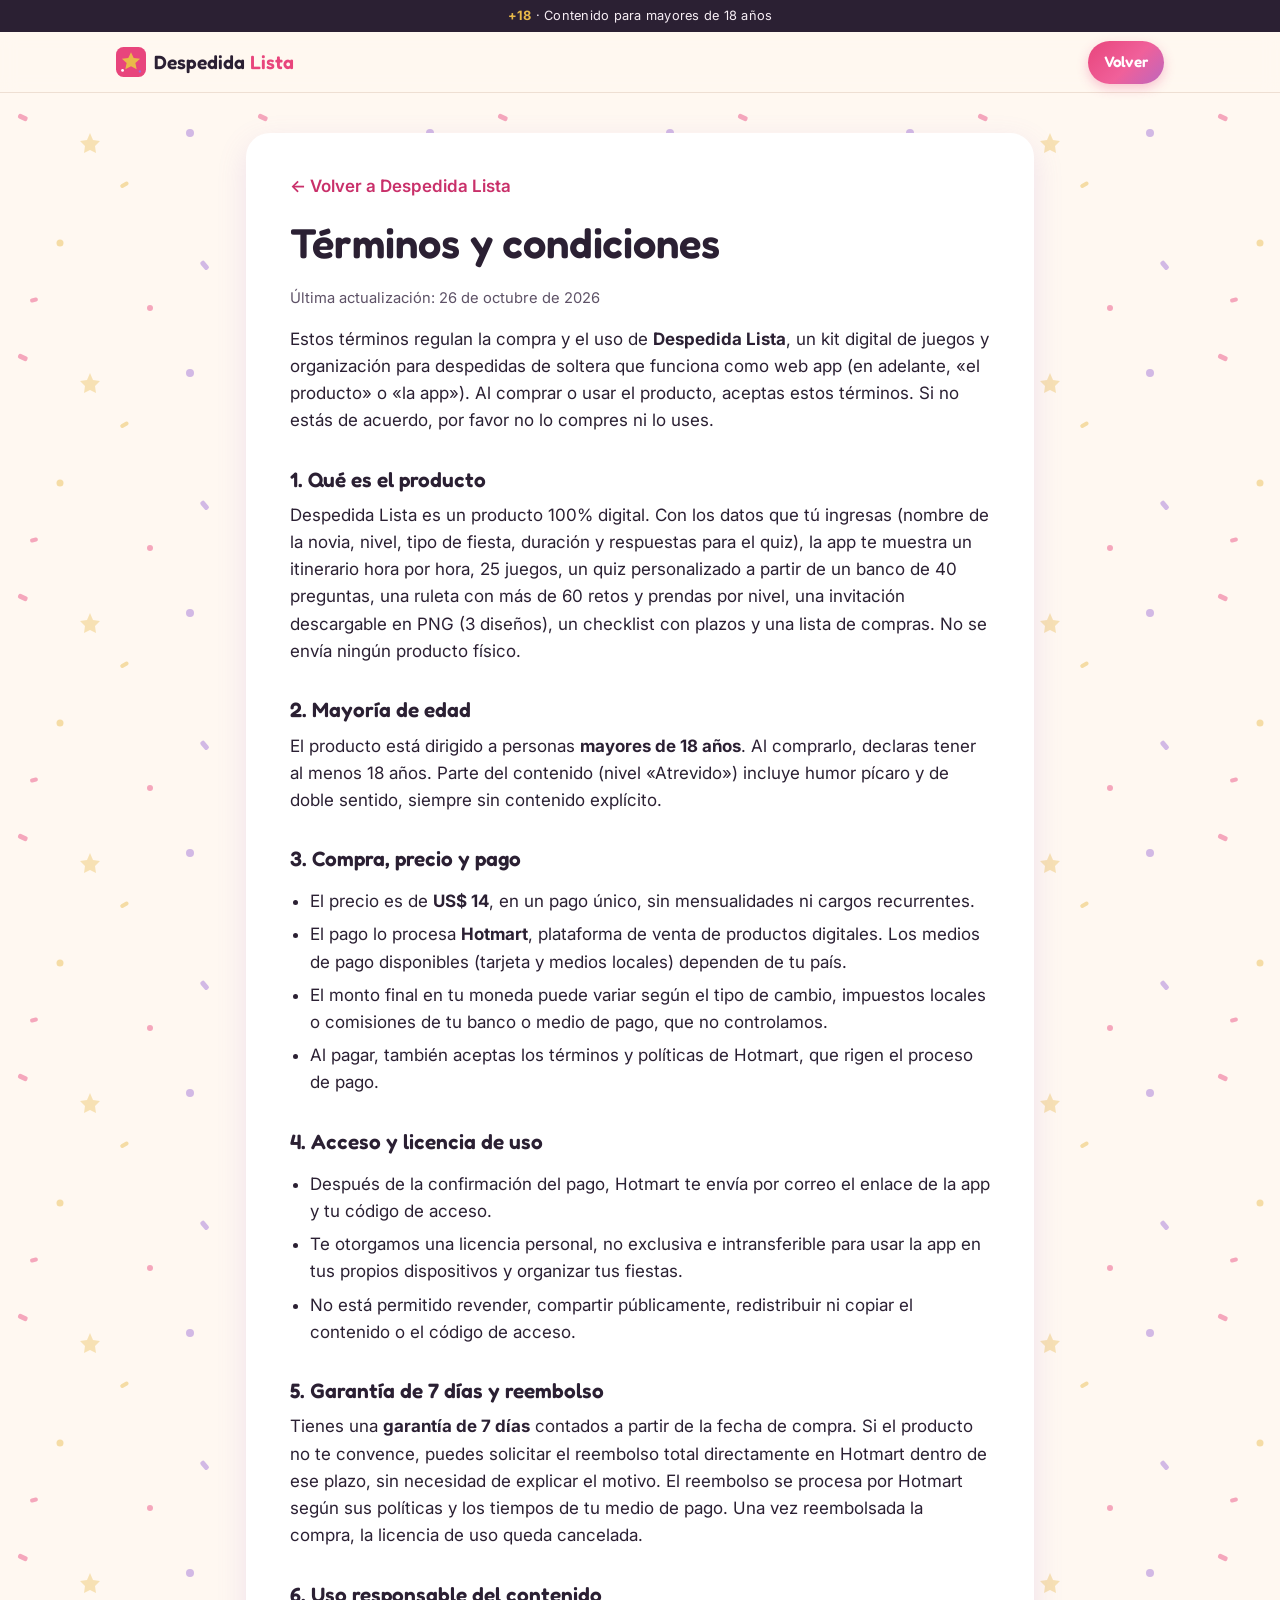
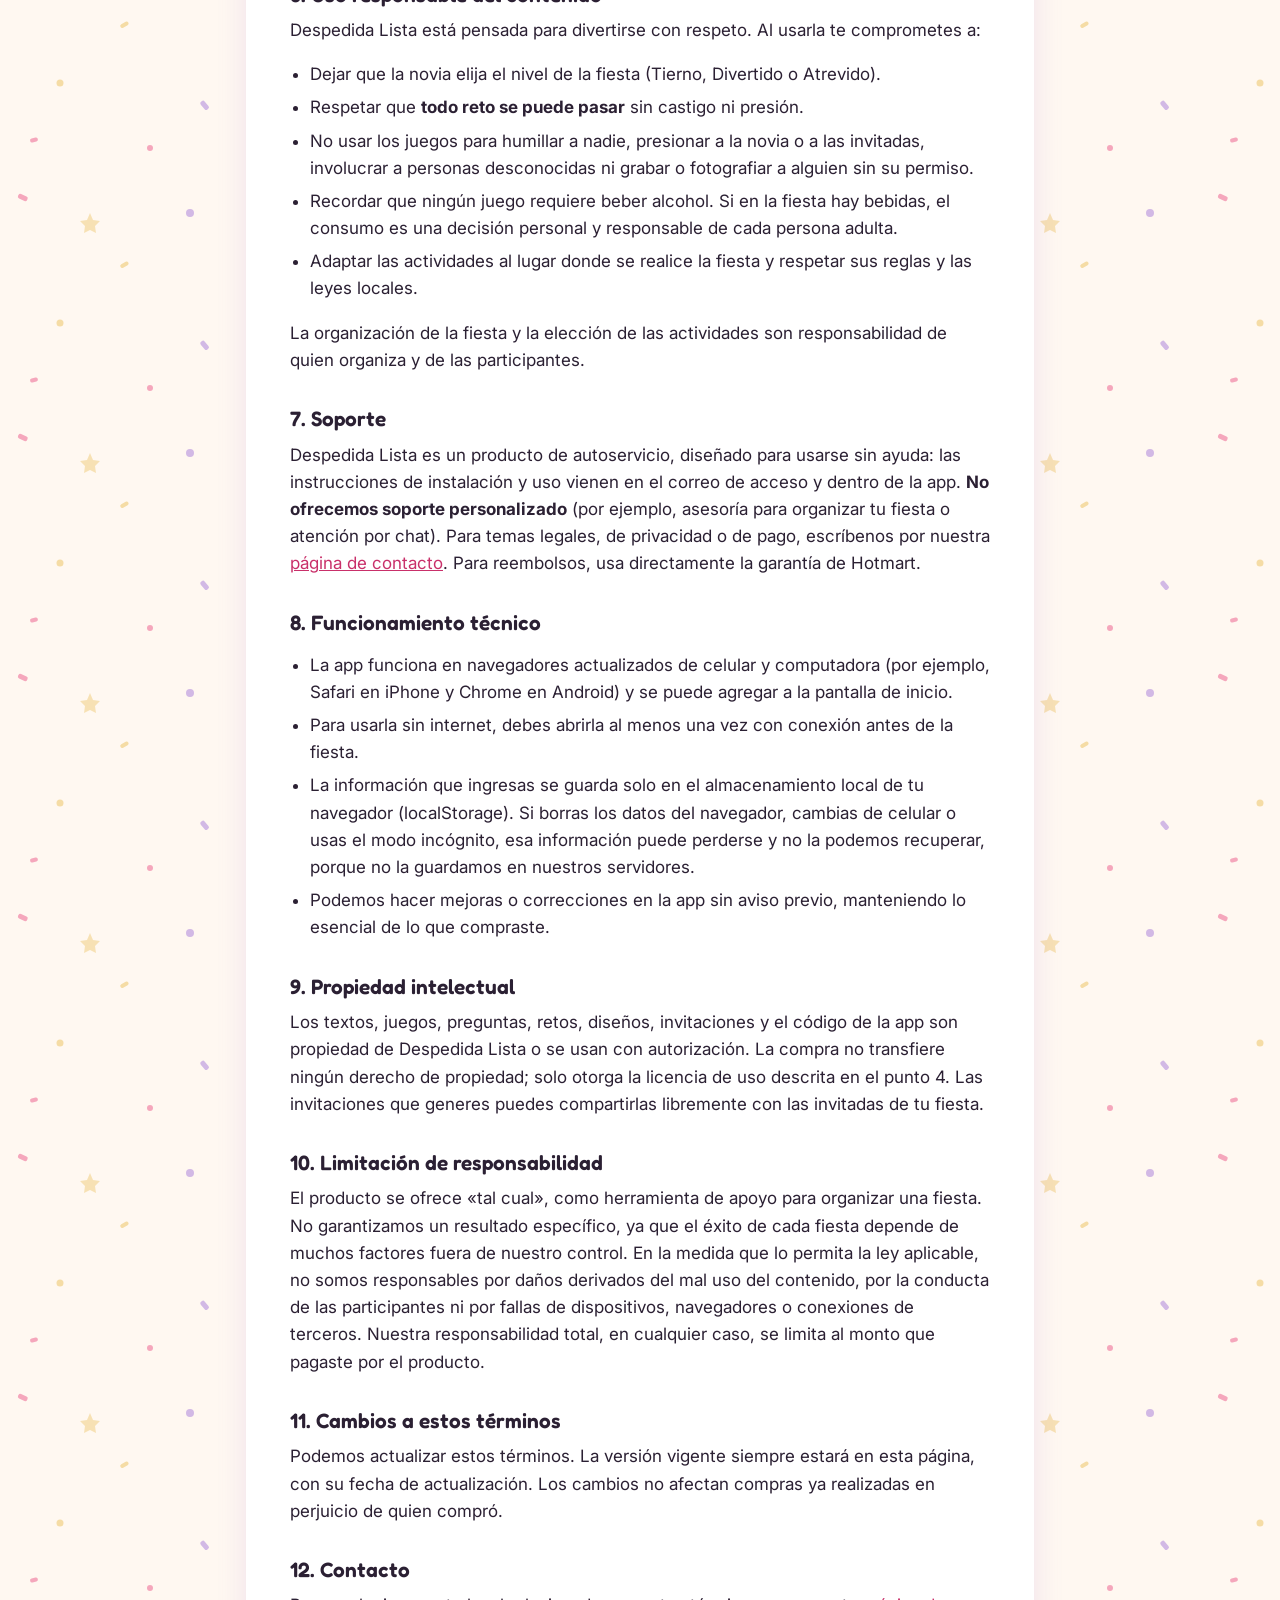
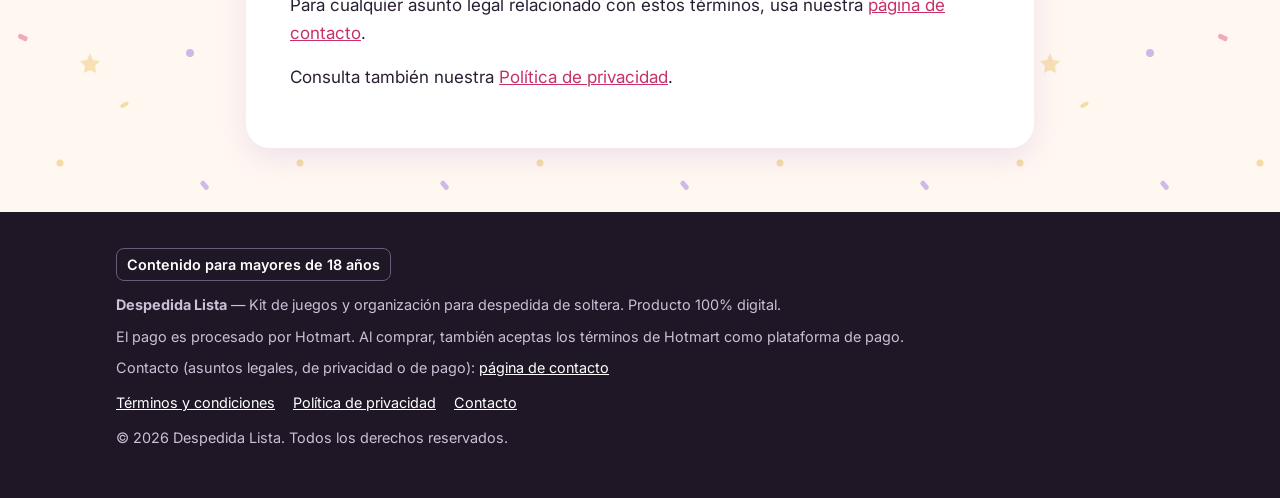
<file: terminos.html>
<!DOCTYPE html>
<html lang="es">
<head>
<meta charset="utf-8">
<meta name="viewport" content="width=device-width, initial-scale=1">
<title>Términos y condiciones — Despedida Lista</title>
<meta name="description" content="Términos y condiciones de compra y uso de Despedida Lista.">
<meta name="robots" content="noindex, follow">
<meta name="theme-color" content="#E8457C">
<link rel="icon" type="image/svg+xml" href="data:image/svg+xml,%3Csvg xmlns='http://www.w3.org/2000/svg' viewBox='0 0 64 64'%3E%3Crect width='64' height='64' rx='16' fill='%23E8457C'/%3E%3Cpath d='M32 11l5.8 12.4 13.6 1.6-10.1 9.2 2.8 13.4L32 40.8l-12.1 6.8 2.8-13.4-10.1-9.2 13.6-1.6z' fill='%23E9B949'/%3E%3Ccircle cx='14' cy='50' r='3' fill='%23fff'/%3E%3Ccircle cx='51' cy='52' r='2.5' fill='%239B6BD6'/%3E%3C/svg%3E">
<!-- GOOGLE TAG AQUI (mesma tag da index.html, se quiser medir também estas páginas) -->
<link rel="preconnect" href="https://fonts.googleapis.com">
<link rel="preconnect" href="https://fonts.gstatic.com" crossorigin>
<link href="https://fonts.googleapis.com/css2?family=Fredoka:wght@500;600&family=Inter:wght@400;600;700&display=swap" rel="stylesheet">
<link rel="stylesheet" href="styles.css">
</head>
<body>
<div class="aviso18" role="note"><strong>+18</strong> · Contenido para mayores de 18 años</div>
<header class="top">
  <div class="wrap">
    <a class="logo" href="index.html" aria-label="Despedida Lista, inicio">
      <svg viewBox="0 0 64 64" aria-hidden="true"><rect width="64" height="64" rx="16" fill="#E8457C"/><path d="M32 11l5.8 12.4 13.6 1.6-10.1 9.2 2.8 13.4L32 40.8l-12.1 6.8 2.8-13.4-10.1-9.2 13.6-1.6z" fill="#E9B949"/><circle cx="14" cy="50" r="3" fill="#fff"/><circle cx="51" cy="52" r="2.5" fill="#9B6BD6"/></svg>
      <span>Despedida <b>Lista</b></span>
    </a>
    <a class="btn btn-sm" href="index.html">Volver</a>
  </div>
</header>
<main class="legal confeti">
  <div class="wrap">
    <article>
      <a class="volver" href="index.html">← Volver a Despedida Lista</a>
      <h1>Términos y condiciones</h1>
      <p class="fecha">Última actualización: 26 de octubre de 2026</p>

      <p>Estos términos regulan la compra y el uso de <b>Despedida Lista</b>, un kit digital de juegos y organización para despedidas de soltera que funciona como web app (en adelante, «el producto» o «la app»). Al comprar o usar el producto, aceptas estos términos. Si no estás de acuerdo, por favor no lo compres ni lo uses.</p>

      <h2>1. Qué es el producto</h2>
      <p>Despedida Lista es un producto 100% digital. Con los datos que tú ingresas (nombre de la novia, nivel, tipo de fiesta, duración y respuestas para el quiz), la app te muestra un itinerario hora por hora, 25 juegos, un quiz personalizado a partir de un banco de 40 preguntas, una ruleta con más de 60 retos y prendas por nivel, una invitación descargable en PNG (3 diseños), un checklist con plazos y una lista de compras. No se envía ningún producto físico.</p>

      <h2>2. Mayoría de edad</h2>
      <p>El producto está dirigido a personas <b>mayores de 18 años</b>. Al comprarlo, declaras tener al menos 18 años. Parte del contenido (nivel «Atrevido») incluye humor pícaro y de doble sentido, siempre sin contenido explícito.</p>

      <h2>3. Compra, precio y pago</h2>
      <ul>
        <li>El precio es de <b>US$ 14</b>, en un pago único, sin mensualidades ni cargos recurrentes.</li>
        <li>El pago lo procesa <b>Hotmart</b>, plataforma de venta de productos digitales. Los medios de pago disponibles (tarjeta y medios locales) dependen de tu país.</li>
        <li>El monto final en tu moneda puede variar según el tipo de cambio, impuestos locales o comisiones de tu banco o medio de pago, que no controlamos.</li>
        <li>Al pagar, también aceptas los términos y políticas de Hotmart, que rigen el proceso de pago.</li>
      </ul>

      <h2>4. Acceso y licencia de uso</h2>
      <ul>
        <li>Después de la confirmación del pago, Hotmart te envía por correo el enlace de la app y tu código de acceso.</li>
        <li>Te otorgamos una licencia personal, no exclusiva e intransferible para usar la app en tus propios dispositivos y organizar tus fiestas.</li>
        <li>No está permitido revender, compartir públicamente, redistribuir ni copiar el contenido o el código de acceso.</li>
      </ul>

      <h2>5. Garantía de 7 días y reembolso</h2>
      <p>Tienes una <b>garantía de 7 días</b> contados a partir de la fecha de compra. Si el producto no te convence, puedes solicitar el reembolso total directamente en Hotmart dentro de ese plazo, sin necesidad de explicar el motivo. El reembolso se procesa por Hotmart según sus políticas y los tiempos de tu medio de pago. Una vez reembolsada la compra, la licencia de uso queda cancelada.</p>

      <h2>6. Uso responsable del contenido</h2>
      <p>Despedida Lista está pensada para divertirse con respeto. Al usarla te comprometes a:</p>
      <ul>
        <li>Dejar que la novia elija el nivel de la fiesta (Tierno, Divertido o Atrevido).</li>
        <li>Respetar que <b>todo reto se puede pasar</b> sin castigo ni presión.</li>
        <li>No usar los juegos para humillar a nadie, presionar a la novia o a las invitadas, involucrar a personas desconocidas ni grabar o fotografiar a alguien sin su permiso.</li>
        <li>Recordar que ningún juego requiere beber alcohol. Si en la fiesta hay bebidas, el consumo es una decisión personal y responsable de cada persona adulta.</li>
        <li>Adaptar las actividades al lugar donde se realice la fiesta y respetar sus reglas y las leyes locales.</li>
      </ul>
      <p>La organización de la fiesta y la elección de las actividades son responsabilidad de quien organiza y de las participantes.</p>

      <h2>7. Soporte</h2>
      <p>Despedida Lista es un producto de autoservicio, diseñado para usarse sin ayuda: las instrucciones de instalación y uso vienen en el correo de acceso y dentro de la app. <b>No ofrecemos soporte personalizado</b> (por ejemplo, asesoría para organizar tu fiesta o atención por chat). Para temas legales, de privacidad o de pago, escríbenos por nuestra <a href="contacto.html">página de contacto</a>. Para reembolsos, usa directamente la garantía de Hotmart.</p>

      <h2>8. Funcionamiento técnico</h2>
      <ul>
        <li>La app funciona en navegadores actualizados de celular y computadora (por ejemplo, Safari en iPhone y Chrome en Android) y se puede agregar a la pantalla de inicio.</li>
        <li>Para usarla sin internet, debes abrirla al menos una vez con conexión antes de la fiesta.</li>
        <li>La información que ingresas se guarda solo en el almacenamiento local de tu navegador (localStorage). Si borras los datos del navegador, cambias de celular o usas el modo incógnito, esa información puede perderse y no la podemos recuperar, porque no la guardamos en nuestros servidores.</li>
        <li>Podemos hacer mejoras o correcciones en la app sin aviso previo, manteniendo lo esencial de lo que compraste.</li>
      </ul>

      <h2>9. Propiedad intelectual</h2>
      <p>Los textos, juegos, preguntas, retos, diseños, invitaciones y el código de la app son propiedad de Despedida Lista o se usan con autorización. La compra no transfiere ningún derecho de propiedad; solo otorga la licencia de uso descrita en el punto 4. Las invitaciones que generes puedes compartirlas libremente con las invitadas de tu fiesta.</p>

      <h2>10. Limitación de responsabilidad</h2>
      <p>El producto se ofrece «tal cual», como herramienta de apoyo para organizar una fiesta. No garantizamos un resultado específico, ya que el éxito de cada fiesta depende de muchos factores fuera de nuestro control. En la medida que lo permita la ley aplicable, no somos responsables por daños derivados del mal uso del contenido, por la conducta de las participantes ni por fallas de dispositivos, navegadores o conexiones de terceros. Nuestra responsabilidad total, en cualquier caso, se limita al monto que pagaste por el producto.</p>

      <h2>11. Cambios a estos términos</h2>
      <p>Podemos actualizar estos términos. La versión vigente siempre estará en esta página, con su fecha de actualización. Los cambios no afectan compras ya realizadas en perjuicio de quien compró.</p>

      <h2>12. Contacto</h2>
      <p>Para cualquier asunto legal relacionado con estos términos, usa nuestra <a href="contacto.html">página de contacto</a>.</p>
      <p>Consulta también nuestra <a href="privacidad.html">Política de privacidad</a>.</p>
    </article>
  </div>
</main>
<footer>
  <div class="wrap">
    <span class="mayores">Contenido para mayores de 18 años</span>
    <p><b>Despedida Lista</b> — Kit de juegos y organización para despedida de soltera. Producto 100% digital.</p>
    <p>El pago es procesado por Hotmart. Al comprar, también aceptas los términos de Hotmart como plataforma de pago.</p>
    <p>Contacto (asuntos legales, de privacidad o de pago): <a href="contacto.html">página de contacto</a></p>
    <ul class="legal-links">
      <li><a href="terminos.html">Términos y condiciones</a></li>
      <li><a href="privacidad.html">Política de privacidad</a></li>
      <li><a href="contacto.html">Contacto</a></li>
    </ul>
    <p>© 2026 Despedida Lista. Todos los derechos reservados.</p>
  </div>
</footer>
</body>
</html>
</file>
<file: styles.css>
/* Despedida Lista — estilos compartilhados (landing, términos, privacidad) */
:root {
  --rosa: #E8457C;
  --rosa-osc: #C9306A;
  --rosa-claro: #FCE3EC;
  --lila: #9B6BD6;
  --lila-osc: #7A4FB8;
  --lila-claro: #EEE4FA;
  --dorado: #E9B949;
  --dorado-claro: #FBF0D2;
  --crema: #FFF8F1;
  --blanco: #FFFFFF;
  --tinta: #2B2033;
  --tinta-suave: #5E5267;
  --borde: #EEDFD3;
  --radio: 20px;
  --sombra: 0 10px 30px rgba(155, 107, 214, .16);
  --max: 1080px;
}

*, *::before, *::after { box-sizing: border-box; }
html { -webkit-text-size-adjust: 100%; scroll-behavior: smooth; }
body {
  margin: 0;
  background: var(--crema);
  color: var(--tinta);
  font-family: "Inter", system-ui, -apple-system, "Segoe UI", Roboto, Arial, sans-serif;
  font-size: 17px;
  line-height: 1.6;
  overflow-x: hidden; /* rede de segurança contra rolagem horizontal */
}
img, svg, video { max-width: 100%; height: auto; }
h1, h2, h3, .fredoka {
  font-family: "Fredoka", "Inter", system-ui, sans-serif;
  line-height: 1.15;
  margin: 0 0 .5em;
  font-weight: 600;
  overflow-wrap: break-word;
}
h1 { font-size: clamp(2rem, 7.4vw, 3.4rem); }
h2 { font-size: clamp(1.65rem, 5.6vw, 2.5rem); }
h3 { font-size: 1.25rem; }
p { margin: 0 0 1em; }
a { color: var(--rosa-osc); }
.wrap { width: 100%; max-width: var(--max); margin: 0 auto; padding: 0 16px; }
.center { text-align: center; }
.muted { color: var(--tinta-suave); }
.hl { color: var(--rosa); }
.hl-lila { color: var(--lila); }

/* Faixa +18 */
.aviso18 {
  background: var(--tinta);
  color: #F7EEF5;
  font-size: .8rem;
  text-align: center;
  padding: 6px 16px;
  letter-spacing: .02em;
}
.aviso18 strong { color: var(--dorado); }

/* Cabeçalho */
.top {
  position: sticky; top: 0; z-index: 50;
  background: rgba(255, 248, 241, .94);
  backdrop-filter: saturate(1.2) blur(8px);
  -webkit-backdrop-filter: saturate(1.2) blur(8px);
  border-bottom: 1px solid var(--borde);
}
.top .wrap { display: flex; align-items: center; justify-content: space-between; gap: 12px; min-height: 60px; }
.logo { display: inline-flex; align-items: center; gap: 8px; text-decoration: none; color: var(--tinta); font-family: "Fredoka", sans-serif; font-weight: 600; font-size: 1.2rem; }
.logo svg { width: 30px; height: 30px; flex: none; }
.logo span b { color: var(--rosa); font-weight: 600; }

/* Botões */
.btn {
  display: inline-flex; align-items: center; justify-content: center; gap: 8px;
  max-width: 100%;
  font-family: "Fredoka", "Inter", sans-serif; font-weight: 600; font-size: 1.15rem;
  text-decoration: none; text-align: center;
  color: #fff;
  background: linear-gradient(135deg, var(--rosa) 0%, #F0609A 55%, var(--lila) 130%);
  padding: 16px 28px;
  border-radius: 999px;
  border: 0;
  box-shadow: 0 8px 22px rgba(232, 69, 124, .35), inset 0 -3px 0 rgba(0,0,0,.12);
  transition: transform .15s ease, box-shadow .15s ease;
  cursor: pointer;
}
.btn:hover { transform: translateY(-2px); box-shadow: 0 12px 26px rgba(232, 69, 124, .42), inset 0 -3px 0 rgba(0,0,0,.12); }
.btn:active { transform: translateY(0); }
.btn:focus-visible { outline: 3px solid var(--dorado); outline-offset: 3px; }
.btn-sm { font-size: .95rem; padding: 9px 16px; box-shadow: 0 4px 12px rgba(232, 69, 124, .3); white-space: nowrap; }
.btn-xl { font-size: 1.25rem; padding: 18px 30px; width: 100%; max-width: 440px; }
.cta-box { margin: 28px auto 0; text-align: center; }
.precio-mini { display: block; margin-top: 10px; font-size: .92rem; color: var(--tinta-suave); }
.precio-mini b { color: var(--tinta); font-size: 1.05rem; }

/* Seções */
section { position: relative; padding: 64px 0; }
section[id] { scroll-margin-top: 64px; }
.sec-blanca { background: var(--blanco); }
.sec-rosa { background: var(--rosa-claro); }
.sec-lila { background: var(--lila-claro); }
.eyebrow {
  display: inline-block; font-size: .78rem; font-weight: 700; letter-spacing: .08em; text-transform: uppercase;
  color: var(--lila-osc); background: var(--lila-claro); padding: 5px 12px; border-radius: 999px; margin-bottom: 14px;
}
.sec-lila .eyebrow { background: #fff; }
.lead { font-size: 1.1rem; color: var(--tinta-suave); max-width: 680px; }
.center .lead { margin-left: auto; margin-right: auto; }

/* Confete (CSS + SVG inline) */
.confeti { position: relative; overflow: hidden; }
.confeti::before {
  content: ""; position: absolute; inset: 0; pointer-events: none; opacity: .45;
  background-image: url("data:image/svg+xml,%3Csvg xmlns='http://www.w3.org/2000/svg' width='240' height='240' viewBox='0 0 240 240'%3E%3Crect x='18' y='22' width='10' height='5' rx='2' fill='%23E8457C' transform='rotate(25 23 24)'/%3E%3Ccircle cx='190' cy='40' r='4' fill='%239B6BD6'/%3E%3Crect x='120' y='90' width='9' height='4' rx='2' fill='%23E9B949' transform='rotate(-30 124 92)'/%3E%3Ccircle cx='60' cy='150' r='3.5' fill='%23E9B949'/%3E%3Crect x='200' y='170' width='10' height='5' rx='2' fill='%239B6BD6' transform='rotate(50 205 172)'/%3E%3Ccircle cx='150' cy='215' r='3' fill='%23E8457C'/%3E%3Cpath d='M90 40 l3 7 7 1 -5 5 1 7 -6 -3 -6 3 1 -7 -5 -5 7 -1z' fill='%23E9B949' opacity='.8'/%3E%3Crect x='30' y='205' width='8' height='4' rx='2' fill='%23E8457C' transform='rotate(-15 34 207)'/%3E%3C/svg%3E");
  background-size: 240px 240px;
}
.confeti > * { position: relative; }

/* Hero */
.hero { padding: 40px 0 56px; background: radial-gradient(120% 80% at 50% 0%, #FFE9F1 0%, var(--crema) 60%); }
.hero-grid { display: grid; gap: 36px; align-items: center; }
.hero h1 .hl { white-space: normal; }
.hero .sub { font-size: 1.12rem; color: var(--tinta-suave); max-width: 560px; }
.chips { display: flex; flex-wrap: wrap; gap: 8px; margin: 18px 0 0; padding: 0; list-style: none; }
.chips li { font-size: .85rem; background: #fff; border: 1px solid var(--borde); border-radius: 999px; padding: 5px 12px; }
.hero .cta-box { text-align: left; margin-top: 24px; }
.hero .btn-xl { max-width: 420px; }

/* Mockups de celular (HTML/CSS puro) */
.phones-tabs { display: none; justify-content: center; gap: 8px; margin-bottom: 16px; }
.phones-tabs button {
  font: 600 .92rem "Fredoka", sans-serif; border: 2px solid var(--lila); background: #fff; color: var(--lila-osc);
  padding: 7px 14px; border-radius: 999px; cursor: pointer;
}
.phones-tabs button[aria-selected="true"] { background: var(--lila); color: #fff; }
.phones { display: flex; justify-content: center; gap: 22px; flex-wrap: wrap; }
.phone {
  width: 250px; max-width: 100%; flex: none;
  background: #1F1726; border-radius: 38px; padding: 10px;
  box-shadow: 0 24px 50px rgba(43, 32, 51, .28);
}
.phone:nth-child(2) { transform: translateY(26px); }
.screen {
  position: relative; background: var(--crema); border-radius: 30px; overflow: hidden;
  height: 492px; padding: 34px 14px 14px; display: flex; flex-direction: column; gap: 9px;
}
.notch { position: absolute; top: 8px; left: 50%; transform: translateX(-50%); width: 76px; height: 18px; border-radius: 12px; background: #1F1726; }
.app-bar { display: flex; justify-content: space-between; align-items: center; font: 600 .82rem "Fredoka", sans-serif; }
.nivel-chip { font-size: .7rem; background: var(--lila); color: #fff; padding: 3px 9px; border-radius: 999px; }
.app-title { font: 600 1.05rem "Fredoka", sans-serif; text-align: center; margin: 0; }
.ruleta-zona { position: relative; width: 168px; height: 168px; margin: 4px auto 0; }
.ruleta {
  width: 100%; height: 100%; border-radius: 50%;
  background: conic-gradient(var(--rosa) 0 45deg, var(--dorado) 45deg 90deg, var(--lila) 90deg 135deg, #F59BBB 135deg 180deg, var(--rosa) 180deg 225deg, var(--dorado) 225deg 270deg, var(--lila) 270deg 315deg, #F59BBB 315deg 360deg);
  border: 6px solid #fff; box-shadow: 0 6px 16px rgba(0,0,0,.15);
  animation: girar 9s cubic-bezier(.2,.7,.2,1) infinite;
}
.ruleta-centro { position: absolute; top: 50%; left: 50%; width: 40px; height: 40px; margin: -20px 0 0 -20px; border-radius: 50%; background: #fff; box-shadow: 0 2px 6px rgba(0,0,0,.2); display: grid; place-items: center; }
.ruleta-centro::after { content: ""; width: 14px; height: 14px; border-radius: 50%; background: var(--dorado); }
.ruleta-flecha { position: absolute; top: -8px; left: 50%; transform: translateX(-50%); width: 0; height: 0; border-left: 11px solid transparent; border-right: 11px solid transparent; border-top: 20px solid var(--tinta); z-index: 2; }
@keyframes girar { 0% { transform: rotate(0deg); } 45%, 100% { transform: rotate(1080deg); } }
@media (prefers-reduced-motion: reduce) { .ruleta { animation: none; } html { scroll-behavior: auto; } }
.reto-card { background: #fff; border-radius: 16px; padding: 12px; box-shadow: 0 4px 14px rgba(155,107,214,.18); font-size: .82rem; line-height: 1.4; }
.reto-card small { display: block; font-weight: 700; color: var(--rosa); text-transform: uppercase; letter-spacing: .06em; font-size: .65rem; margin-bottom: 4px; }
.app-btns { display: flex; gap: 8px; margin-top: auto; }
.app-btn { flex: 1; text-align: center; font: 600 .85rem "Fredoka", sans-serif; padding: 9px 6px; border-radius: 12px; }
.app-btn.pasar { background: #fff; border: 2px solid var(--lila); color: var(--lila-osc); }
.app-btn.hecho { background: var(--rosa); color: #fff; }
.marcador { display: grid; grid-template-columns: 1fr 1fr; gap: 8px; }
.equipo { border-radius: 12px; padding: 7px; text-align: center; font-size: .72rem; font-weight: 600; color: #fff; }
.equipo b { display: block; font: 600 1.35rem "Fredoka", sans-serif; line-height: 1.1; }
.equipo.rosa { background: var(--rosa); }
.equipo.lila { background: var(--lila); }
.pregunta { background: #fff; border-radius: 16px; padding: 12px; font: 600 .95rem "Fredoka", sans-serif; text-align: center; box-shadow: 0 4px 14px rgba(232,69,124,.14); }
.pregunta small { display: block; font: 500 .68rem "Inter", sans-serif; color: var(--tinta-suave); margin-bottom: 4px; }
.opcion { background: #fff; border: 2px solid var(--borde); border-radius: 12px; padding: 8px 10px; font-size: .8rem; }
.opcion.ok { border-color: var(--dorado); background: var(--dorado-claro); font-weight: 600; }
.progreso { height: 6px; background: var(--borde); border-radius: 6px; overflow: hidden; }
.progreso span { display: block; height: 100%; width: 35%; background: linear-gradient(90deg, var(--rosa), var(--lila)); }
.mock-nota { text-align: center; font-size: .8rem; color: var(--tinta-suave); margin-top: 40px; }

/* Dor */
.dolor-list { list-style: none; padding: 0; margin: 24px 0 0; display: grid; gap: 14px; }
.dolor-list li { background: #fff; border-radius: var(--radio); padding: 16px 18px 16px 54px; position: relative; box-shadow: 0 4px 16px rgba(43,32,51,.06); }
.dolor-list li::before { content: ""; position: absolute; left: 18px; top: 19px; width: 22px; height: 22px; border-radius: 50%; background: var(--rosa-claro) url("data:image/svg+xml,%3Csvg xmlns='http://www.w3.org/2000/svg' viewBox='0 0 24 24'%3E%3Cpath d='M7 7l10 10M17 7L7 17' stroke='%23E8457C' stroke-width='3' stroke-linecap='round'/%3E%3C/svg%3E") center/12px no-repeat; }

/* Virada */
.virada { background: linear-gradient(135deg, var(--lila) 0%, var(--rosa) 100%); color: #fff; }
.virada h2 { color: #fff; }
.virada .lead { color: #FFEFF6; }
.virada .btn { background: #fff; color: var(--rosa-osc); box-shadow: 0 8px 22px rgba(43,32,51,.25); }
.virada .precio-mini, .virada .precio-mini b { color: #fff; }

/* Grade do que inclui */
.grid { display: grid; gap: 16px; grid-template-columns: 1fr; margin-top: 28px; }
.card { background: #fff; border-radius: var(--radio); padding: 22px; box-shadow: var(--sombra); border: 1px solid #F3E7F7; min-width: 0; }
.card h3 { margin-bottom: .35em; }
.card p { margin: 0; color: var(--tinta-suave); font-size: .98rem; }
.ico { width: 46px; height: 46px; border-radius: 14px; display: grid; place-items: center; margin-bottom: 12px; }
.ico svg { width: 26px; height: 26px; }
.ico.r { background: var(--rosa-claro); }
.ico.l { background: var(--lila-claro); }
.ico.d { background: var(--dorado-claro); }
.extras { display: flex; flex-wrap: wrap; justify-content: center; gap: 10px; margin: 26px 0 0; padding: 0; list-style: none; }
.extras li { background: var(--dorado-claro); border: 1px solid #F2DDA0; border-radius: 999px; padding: 7px 14px; font-weight: 600; font-size: .92rem; }

/* Níveis */
.niveles { display: grid; gap: 16px; margin-top: 28px; }
.nivel { border-radius: var(--radio); padding: 24px; background: #fff; border-top: 6px solid var(--borde); box-shadow: var(--sombra); min-width: 0; }
.nivel.tierno { border-top-color: var(--dorado); }
.nivel.divertido { border-top-color: var(--rosa); }
.nivel.atrevido { border-top-color: var(--lila); }
.nivel .tag { font-size: .78rem; font-weight: 700; text-transform: uppercase; letter-spacing: .06em; }
.nivel.tierno .tag { color: #B8891C; }
.nivel.divertido .tag { color: var(--rosa-osc); }
.nivel.atrevido .tag { color: var(--lila-osc); }
.nivel p { color: var(--tinta-suave); margin: 0; }
.reglas { margin: 28px auto 0; max-width: 760px; background: #fff; border: 2px dashed var(--lila); border-radius: var(--radio); padding: 20px 22px; }
.reglas ul { margin: 0; padding-left: 20px; }
.reglas li { margin-bottom: 6px; }

/* Passos */
.pasos { list-style: none; padding: 0; margin: 28px 0 0; display: grid; gap: 16px; counter-reset: paso; }
.pasos li { background: #fff; border-radius: var(--radio); padding: 22px 22px 22px 78px; position: relative; box-shadow: var(--sombra); counter-increment: paso; min-width: 0; }
.pasos li::before { content: counter(paso); position: absolute; left: 20px; top: 20px; width: 42px; height: 42px; border-radius: 50%; display: grid; place-items: center; font: 600 1.3rem "Fredoka", sans-serif; color: #fff; background: linear-gradient(135deg, var(--rosa), var(--lila)); }
.pasos h3 { margin-bottom: .25em; }
.pasos p { margin: 0; color: var(--tinta-suave); }

/* Preço / ancoragem */
.comparar { display: grid; gap: 12px; margin: 28px auto 0; max-width: 760px; }
.comp { display: flex; justify-content: space-between; align-items: center; gap: 14px; background: #fff; border-radius: 16px; padding: 16px 18px; border: 1px solid var(--borde); }
.comp span:first-child { min-width: 0; }
.comp .val { font-weight: 700; color: var(--rosa-osc); text-align: right; flex: none; max-width: 48%; }
.comp small { display: block; color: var(--tinta-suave); font-size: .85rem; }
.precio-card {
  margin: 28px auto 0; max-width: 520px; text-align: center; background: #fff; border-radius: 28px; padding: 30px 22px;
  border: 3px solid var(--dorado); box-shadow: 0 20px 40px rgba(233,185,73,.25);
}
.precio-card .tachado { color: var(--tinta-suave); font-size: .95rem; }
.precio-grande { font: 600 clamp(3rem, 14vw, 4.4rem) "Fredoka", sans-serif; color: var(--rosa); line-height: 1; margin: 6px 0 4px; }
.precio-grande sup { font-size: .38em; vertical-align: top; position: relative; top: .5em; margin-right: 4px; color: var(--tinta); }
.precio-card ul { text-align: left; list-style: none; padding: 0; margin: 20px 0 22px; }
.precio-card li { padding: 6px 0 6px 30px; position: relative; border-bottom: 1px dashed var(--borde); font-size: .97rem; }
.precio-card li::before { content: ""; position: absolute; left: 0; top: 10px; width: 20px; height: 20px; border-radius: 50%; background: var(--rosa) url("data:image/svg+xml,%3Csvg xmlns='http://www.w3.org/2000/svg' viewBox='0 0 24 24'%3E%3Cpath d='M5 12.5l4.5 4.5L19 7.5' fill='none' stroke='%23fff' stroke-width='3' stroke-linecap='round' stroke-linejoin='round'/%3E%3C/svg%3E") center/13px no-repeat; }

/* Garantia */
.garantia-box { display: grid; gap: 22px; align-items: center; background: #fff; border-radius: 28px; padding: 28px 22px; box-shadow: var(--sombra); border: 2px solid var(--dorado); max-width: 860px; margin: 0 auto; }
.sello { width: 150px; height: 150px; margin: 0 auto; }
.garantia-box h2 { margin-bottom: .35em; }

/* FAQ */
.faq { max-width: 780px; margin: 28px auto 0; }
.faq details { background: #fff; border-radius: 16px; margin-bottom: 12px; border: 1px solid var(--borde); overflow: hidden; }
.faq summary { cursor: pointer; padding: 16px 48px 16px 18px; font-weight: 600; position: relative; list-style: none; }
.faq summary::-webkit-details-marker { display: none; }
.faq summary::after { content: "+"; position: absolute; right: 18px; top: 50%; transform: translateY(-50%); font: 600 1.5rem "Fredoka", sans-serif; color: var(--rosa); }
.faq details[open] summary::after { content: "–"; }
.faq details > div { padding: 0 18px 16px; color: var(--tinta-suave); }
.faq details > div p:last-child { margin-bottom: 0; }

/* CTA final */
.final { background: linear-gradient(160deg, #2B2033 0%, #4A2D5E 100%); color: #fff; }
.final h2 { color: #fff; }
.final .lead { color: #EADCF2; }
.final .urgencia { display: inline-block; background: var(--dorado); color: var(--tinta); font-weight: 700; padding: 8px 16px; border-radius: 12px; margin: 6px 0 4px; }
.final .precio-mini, .final .precio-mini b { color: #F2E6F7; }

/* Rodapé */
footer { background: #1F1726; color: #CDBFD6; font-size: .9rem; padding: 36px 0 90px; }
footer a { color: #fff; }
footer .legal-links { display: flex; flex-wrap: wrap; gap: 8px 18px; margin: 12px 0; padding: 0; list-style: none; }
footer .mayores { display: inline-block; border: 1px solid #6B5A78; border-radius: 8px; padding: 4px 10px; color: #fff; font-weight: 600; margin-bottom: 12px; }
footer p { margin: 0 0 .6em; }

/* Barra fixa de CTA no celular */
.sticky-cta {
  position: fixed; left: 0; right: 0; bottom: 0; z-index: 60;
  background: rgba(255,255,255,.97); border-top: 1px solid var(--borde);
  padding: 10px 16px calc(10px + env(safe-area-inset-bottom));
  display: flex; align-items: center; justify-content: space-between; gap: 12px;
  box-shadow: 0 -6px 18px rgba(43,32,51,.08);
  transform: translateY(110%); transition: transform .25s ease;
}
.sticky-cta.visible { transform: translateY(0); }
.sticky-cta .p { font-size: .82rem; line-height: 1.25; color: var(--tinta-suave); min-width: 0; }
.sticky-cta .p b { display: block; font: 600 1.15rem "Fredoka", sans-serif; color: var(--tinta); }

/* Páginas legais */
.legal { padding: 40px 0 64px; }
.legal .wrap { max-width: 820px; }
.legal article { background: #fff; border-radius: 24px; padding: 28px 20px; box-shadow: var(--sombra); }
.legal h1 { font-size: clamp(1.8rem, 6vw, 2.6rem); }
.legal h2 { font-size: 1.3rem; margin-top: 1.6em; }
.legal ul { padding-left: 20px; }
.legal li { margin-bottom: 6px; }
.legal .fecha { color: var(--tinta-suave); font-size: .92rem; }
.volver { display: inline-block; margin-bottom: 18px; font-weight: 600; text-decoration: none; }

/* Telas maiores */
@media (min-width: 720px) {
  .grid { grid-template-columns: repeat(2, 1fr); }
  .niveles { grid-template-columns: repeat(3, 1fr); }
  .pasos { grid-template-columns: repeat(3, 1fr); }
  .pasos li { padding: 78px 22px 22px; }
  .garantia-box { grid-template-columns: 170px 1fr; padding: 34px; }
  .legal article { padding: 40px 44px; }
  .sticky-cta { display: none; }
  footer { padding-bottom: 40px; }
}
@media (min-width: 960px) {
  .hero { padding: 64px 0 80px; }
  .hero-grid { grid-template-columns: 1.05fr 1fr; }
  .grid { grid-template-columns: repeat(3, 1fr); }
  .grid-4 { grid-template-columns: repeat(4, 1fr); }
  section { padding: 84px 0; }
}

/* Celular: mockups em abas (ativadas pelo JS) */
@media (max-width: 719px) {
  .js .phones-tabs { display: flex; }
  .js .phones .phone:not(.activo) { display: none; }
  .js .phone:nth-child(2) { transform: none; }
  .phone:nth-child(2) { transform: none; }
  .hero .cta-box { text-align: center; }
  .hero .btn-xl { margin: 0 auto; }
  .mock-nota { margin-top: 16px; }
}
@media (max-width: 360px) {
  .logo { font-size: 1.05rem; }
  .btn { padding-left: 18px; padding-right: 18px; }
  .phone { width: 236px; }
}
</file>
<file: app/styles.css>
:root {
  --rosa: #E8457C;
  --rosa-osc: #C92F64;
  --lila: #9B6BD6;
  --dorado: #E9B949;
  --crema: #FFF8F1;
  --tinta: #2E1F33;
  --gris: #6D5F72;
  --linea: #F0DCD4;
  --blanco: #fff;
  --radio: 18px;
  --sombra: 0 6px 24px rgba(155, 107, 214, .14);
  --display: "Fredoka", "Trebuchet MS", system-ui, sans-serif;
  --texto: "Inter", system-ui, -apple-system, "Segoe UI", sans-serif;
}
* { box-sizing: border-box; }
html { -webkit-text-size-adjust: 100%; }
body {
  margin: 0; background: var(--crema); color: var(--tinta);
  font: 16px/1.5 var(--texto); min-height: 100vh; overflow-x: hidden;
}
[hidden] { display: none !important; }
button, input, select, textarea { font: inherit; color: inherit; }
img, canvas { max-width: 100%; }

/* Confeti de fondo */
.confeti {
  position: fixed; inset: 0; pointer-events: none; z-index: 0; opacity: .55;
  background-image:
    radial-gradient(circle, var(--rosa) 2.5px, transparent 3px),
    radial-gradient(circle, var(--dorado) 2.5px, transparent 3px),
    radial-gradient(circle, var(--lila) 2px, transparent 2.5px);
  background-size: 140px 160px, 190px 130px, 110px 120px;
  background-position: 10px 20px, 70px 90px, 40px 60px;
}
.screen, #main { position: relative; z-index: 1; }

.screen { min-height: 100vh; display: flex; align-items: center; justify-content: center; padding: 24px 16px; }
.card {
  background: var(--blanco); border-radius: 24px; box-shadow: var(--sombra);
  padding: 24px 20px; width: 100%; max-width: 560px;
}
.gate-card { text-align: center; max-width: 420px; }
.logo { font-family: var(--display); font-weight: 700; font-size: 34px; color: var(--rosa); line-height: 1.1; }
.logo span { color: var(--lila); }
.logo.small { font-size: 22px; }
.lead { font-size: 17px; color: var(--gris); margin: 8px 0 22px; }
.h1, .h2 { font-family: var(--display); font-weight: 600; line-height: 1.15; margin: 0 0 6px; }
.h1 { font-size: 28px; color: var(--rosa); }
.h2 { font-size: 22px; color: var(--tinta); }
.muted { color: var(--gris); margin: 0 0 16px; }
small { color: var(--gris); font-weight: 400; }

label, legend { display: block; font-weight: 600; font-size: 14px; margin: 14px 0 6px; }
input, textarea, select {
  width: 100%; padding: 12px 14px; border: 2px solid var(--linea); border-radius: 12px;
  background: #fff; min-height: 48px;
}
input:focus, textarea:focus, select:focus { outline: none; border-color: var(--lila); }
fieldset { border: 0; padding: 0; margin: 0; }
.row2 { display: grid; grid-template-columns: 1fr 1fr; gap: 0 12px; }
.row2 > div { min-width: 0; }
.error { color: var(--rosa-osc); font-weight: 600; font-size: 14px; }
.aviso18 { font-size: 13px; color: var(--gris); margin: 18px 0 0; }

.choices { display: grid; gap: 10px; }
.choices.three { grid-template-columns: repeat(3, 1fr); }
.choices button {
  text-align: left; border: 2px solid var(--linea); background: #fff; border-radius: 14px;
  padding: 12px 14px; cursor: pointer; display: flex; flex-direction: column; gap: 2px; min-height: 52px;
  justify-content: center;
}
.choices.three button { text-align: center; padding: 10px 6px; font-size: 14px; }
.choices button span { font-size: 13px; color: var(--gris); }
.choices button.on { border-color: var(--rosa); background: #FFF0F5; box-shadow: 0 0 0 2px rgba(232,69,124,.15); }

.btn {
  border: 0; border-radius: 999px; padding: 14px 22px; font-weight: 700; cursor: pointer;
  font-family: var(--display); font-size: 17px; letter-spacing: .2px; min-height: 48px;
  display: inline-flex; align-items: center; justify-content: center; gap: 8px; text-decoration: none;
}
.btn-primary { background: var(--rosa); color: #fff; box-shadow: 0 6px 16px rgba(232,69,124,.35); }
.btn-primary:active { transform: translateY(1px); }
.btn-lila { background: var(--lila); color: #fff; }
.btn-gold { background: var(--dorado); color: var(--tinta); }
.btn-ghost { background: #fff; color: var(--rosa); border: 2px solid var(--rosa); }
.btn-sm { padding: 8px 14px; font-size: 14px; min-height: 38px; }
.btn-block { width: 100%; margin-top: 22px; }
.chip {
  border: 2px solid var(--rosa); background: #fff; color: var(--rosa); border-radius: 999px;
  padding: 6px 12px; font-weight: 700; font-size: 13px; cursor: pointer;
}
.chip[aria-pressed="true"] { background: var(--rosa); color: #fff; }

/* App */
.topbar {
  position: sticky; top: 0; z-index: 5; display: flex; justify-content: space-between; align-items: center;
  padding: 10px 16px; padding-top: max(10px, env(safe-area-inset-top));
  background: rgba(255,248,241,.92); backdrop-filter: blur(8px); border-bottom: 1px solid var(--linea);
}
#view { padding: 16px 16px 110px; max-width: 760px; margin: 0 auto; outline: none; }
.tabs {
  position: fixed; bottom: 0; left: 0; right: 0; z-index: 6; display: grid; grid-template-columns: repeat(6, 1fr);
  background: #fff; border-top: 1px solid var(--linea); padding-bottom: env(safe-area-inset-bottom);
  box-shadow: 0 -4px 18px rgba(46,31,51,.06);
}
.tabs button {
  border: 0; background: none; padding: 8px 2px 9px; font-size: 11px; font-weight: 600; color: var(--gris);
  display: flex; flex-direction: column; align-items: center; gap: 1px; cursor: pointer; min-height: 56px;
}
.tabs button span { font-size: 21px; line-height: 1.1; }
.tabs button.on { color: var(--rosa); }
.tabs button.on span { transform: scale(1.12); }

.hero {
  background: linear-gradient(135deg, var(--rosa), var(--lila)); color: #fff; border-radius: 22px;
  padding: 20px; margin-bottom: 16px; position: relative; overflow: hidden;
}
.hero::after {
  content: ""; position: absolute; inset: 0; opacity: .35;
  background-image: radial-gradient(circle, var(--dorado) 3px, transparent 3.5px), radial-gradient(circle, #fff 2px, transparent 2.5px);
  background-size: 70px 60px, 50px 70px; background-position: 0 0, 25px 30px;
}
.hero > * { position: relative; z-index: 1; }
.hero h1 { font-family: var(--display); margin: 0; font-size: 26px; line-height: 1.15; }
.hero p { margin: 6px 0 0; opacity: .95; }
.tags { display: flex; flex-wrap: wrap; gap: 6px; margin-top: 10px; }
.tag { background: rgba(255,255,255,.22); border-radius: 999px; padding: 3px 10px; font-size: 13px; font-weight: 600; }
.tag.dark { background: #F5EDFB; color: var(--lila); }
.tag.rosa { background: #FFE9F0; color: var(--rosa-osc); }
.tag.oro { background: #FDF3D9; color: #8A6510; }

.section-title { display: flex; justify-content: space-between; align-items: center; gap: 10px; margin: 22px 0 10px; flex-wrap: wrap; }

/* Plan */
.timeline { list-style: none; padding: 0; margin: 0; position: relative; }
.timeline::before { content: ""; position: absolute; left: 27px; top: 8px; bottom: 8px; width: 3px; background: linear-gradient(var(--rosa), var(--lila), var(--dorado)); border-radius: 3px; }
.tl-item { display: grid; grid-template-columns: 56px 1fr; gap: 10px; margin-bottom: 12px; position: relative; }
.tl-time {
  background: var(--rosa); color: #fff; font-weight: 700; font-size: 13px; border-radius: 12px;
  height: 34px; display: flex; align-items: center; justify-content: center; z-index: 1;
}
.tl-body { background: #fff; border-radius: 16px; padding: 12px 14px; box-shadow: var(--sombra); min-width: 0; }
.tl-body h3 { margin: 0; font-family: var(--display); font-size: 18px; font-weight: 600; }
.tl-body p { margin: 4px 0 0; color: var(--gris); font-size: 14px; }
.tl-actions { display: flex; gap: 8px; margin-top: 10px; flex-wrap: wrap; }

/* Juegos */
.filter { display: flex; gap: 8px; overflow-x: auto; padding-bottom: 6px; margin: 0 -16px 10px; padding-left: 16px; padding-right: 16px; scrollbar-width: none; }
.filter::-webkit-scrollbar { display: none; }
.filter .chip { white-space: nowrap; flex: 0 0 auto; }
.game {
  background: #fff; border-radius: var(--radio); box-shadow: var(--sombra); margin-bottom: 12px; overflow: hidden;
}
.game summary { list-style: none; cursor: pointer; padding: 14px; display: grid; grid-template-columns: 44px 1fr auto; gap: 10px; align-items: center; }
.game summary::-webkit-details-marker { display: none; }
.game .emo { font-size: 28px; width: 44px; height: 44px; border-radius: 12px; background: #FFF0F5; display: flex; align-items: center; justify-content: center; }
.game h3 { margin: 0; font-size: 16px; font-weight: 700; line-height: 1.25; }
.game .meta { font-size: 12px; color: var(--gris); margin-top: 2px; }
.star { border: 0; background: none; font-size: 24px; cursor: pointer; padding: 4px; line-height: 1; filter: grayscale(1); opacity: .45; }
.star.on { filter: none; opacity: 1; }
.game-body { padding: 0 14px 16px; border-top: 1px dashed var(--linea); }
.game-body p { margin: 12px 0 8px; }
.game-body ol { padding-left: 20px; margin: 8px 0; }
.game-body li { margin-bottom: 6px; }
.facts { display: grid; grid-template-columns: repeat(2, 1fr); gap: 8px; margin: 12px 0; }
.fact { background: var(--crema); border-radius: 12px; padding: 8px 10px; font-size: 13px; }
.fact b { display: block; font-size: 11px; text-transform: uppercase; letter-spacing: .5px; color: var(--lila); }

/* Quiz */
.q-item { display: grid; grid-template-columns: 28px 1fr; gap: 10px; background: #fff; border-radius: 14px; padding: 12px; margin-bottom: 8px; box-shadow: var(--sombra); align-items: start; }
.q-item input[type=checkbox] { width: 24px; height: 24px; min-height: 0; margin: 2px 0 0; accent-color: var(--rosa); }
.q-item .q { font-weight: 600; font-size: 15px; }
.q-item input[type=text] { margin-top: 8px; min-height: 42px; padding: 8px 12px; }
.q-item.sel { outline: 2px solid var(--rosa); }
.sticky-cta { position: sticky; bottom: 76px; z-index: 4; padding: 10px 0; }
.counter { font-weight: 700; color: var(--rosa); }
.teams { display: grid; grid-template-columns: 1fr 1fr; gap: 8px; }

/* Ruleta (en pantalla) */
.level-pick { display: flex; gap: 8px; flex-wrap: wrap; }

/* Stage = pantalla completa */
.stage {
  position: fixed; inset: 0; z-index: 50; background: linear-gradient(160deg, #3A1F4D, #6B2F6F 55%, var(--rosa));
  color: #fff; display: flex; flex-direction: column; padding: 16px; padding-top: max(16px, env(safe-area-inset-top));
  padding-bottom: max(16px, env(safe-area-inset-bottom)); overflow-y: auto;
}
.stage::before {
  content: ""; position: absolute; inset: 0; pointer-events: none; opacity: .4;
  background-image: radial-gradient(circle, var(--dorado) 3px, transparent 3.5px), radial-gradient(circle, #fff 2px, transparent 2.5px);
  background-size: 90px 80px, 60px 90px; background-position: 0 0, 30px 40px;
}
.stage > * { position: relative; z-index: 1; }
.stage-top { display: flex; justify-content: space-between; align-items: center; gap: 8px; }
.stage-close { background: rgba(255,255,255,.18); color: #fff; border: 0; border-radius: 999px; padding: 8px 16px; font-weight: 700; cursor: pointer; min-height: 40px; }
.stage-center { flex: 1; display: flex; flex-direction: column; align-items: center; justify-content: center; text-align: center; gap: 18px; padding: 12px 0; }
.stage-label { font-family: var(--display); text-transform: uppercase; letter-spacing: 2px; font-size: 15px; color: var(--dorado); }
.stage-text { font-family: var(--display); font-weight: 600; font-size: clamp(26px, 7vw, 54px); line-height: 1.18; max-width: 900px; overflow-wrap: anywhere; }
.stage-answer { background: rgba(255,255,255,.15); border: 2px dashed var(--dorado); border-radius: 18px; padding: 14px 18px; font-size: clamp(20px, 5vw, 36px); font-weight: 700; max-width: 900px; overflow-wrap: anywhere; }
.stage-bottom { display: grid; gap: 10px; position: sticky; bottom: 0; }
.stage .btn { font-size: 20px; min-height: 58px; }
.stage .btn-ghost { background: transparent; color: #fff; border-color: #fff; }
.score-row { display: grid; grid-template-columns: repeat(auto-fit, minmax(120px, 1fr)); gap: 8px; }
.score-btn { background: rgba(255,255,255,.14); border: 2px solid rgba(255,255,255,.4); color: #fff; border-radius: 14px; padding: 10px; cursor: pointer; font-weight: 700; min-height: 58px; }
.score-btn b { display: block; font-size: 26px; font-family: var(--display); color: var(--dorado); }
.score-btn:active { background: rgba(233,185,73,.35); }
.skip-note { font-size: 14px; opacity: .85; }

.wheel {
  width: min(62vw, 300px); aspect-ratio: 1; border-radius: 50%; position: relative;
  background: conic-gradient(var(--rosa) 0 45deg, var(--dorado) 45deg 90deg, var(--lila) 90deg 135deg, #fff 135deg 180deg, var(--rosa) 180deg 225deg, var(--dorado) 225deg 270deg, var(--lila) 270deg 315deg, #fff 315deg 360deg);
  border: 8px solid #fff; box-shadow: 0 10px 40px rgba(0,0,0,.35);
  transition: transform 1.6s cubic-bezier(.17,.67,.16,1);
}
.wheel::after { content: "🎉"; position: absolute; inset: 0; display: flex; align-items: center; justify-content: center; font-size: 46px; }
.wheel-wrap { position: relative; }
.wheel-wrap::before { content: ""; position: absolute; top: -14px; left: 50%; transform: translateX(-50%); border: 14px solid transparent; border-top: 24px solid var(--dorado); z-index: 2; }
.type-pick { display: flex; gap: 8px; justify-content: center; flex-wrap: wrap; }
.type-pick button { background: rgba(255,255,255,.14); color: #fff; border: 2px solid rgba(255,255,255,.35); border-radius: 999px; padding: 8px 14px; font-weight: 700; cursor: pointer; }
.type-pick button.on { background: var(--dorado); color: var(--tinta); border-color: var(--dorado); }
.pill { display: inline-block; background: var(--dorado); color: var(--tinta); border-radius: 999px; padding: 4px 14px; font-weight: 800; font-size: 14px; text-transform: uppercase; letter-spacing: 1px; }

/* Invitación */
.tpl-pick { display: grid; grid-template-columns: repeat(3, 1fr); gap: 8px; }
.tpl-pick button { border: 2px solid var(--linea); border-radius: 14px; padding: 8px; background: #fff; cursor: pointer; font-weight: 600; font-size: 13px; }
.tpl-pick button.on { border-color: var(--rosa); }
.tpl-pick i { display: block; height: 46px; border-radius: 8px; margin-bottom: 6px; }
.preview-wrap { background: #fff; border-radius: 18px; padding: 12px; box-shadow: var(--sombra); margin-top: 14px; text-align: center; }
#invCanvas { width: 100%; max-width: 360px; height: auto; border-radius: 10px; box-shadow: 0 4px 16px rgba(0,0,0,.12); }
.btn-row { display: flex; gap: 10px; flex-wrap: wrap; margin-top: 12px; }
.btn-row .btn { flex: 1 1 160px; }

/* Listas */
.check-group { background: #fff; border-radius: 18px; box-shadow: var(--sombra); padding: 6px 14px 10px; margin-bottom: 14px; }
.check-group h3 { font-family: var(--display); font-weight: 600; font-size: 18px; margin: 10px 0 4px; display: flex; justify-content: space-between; gap: 8px; flex-wrap: wrap; }
.check-group h3 small { font-family: var(--texto); font-size: 13px; }
.check { display: grid; grid-template-columns: 28px 1fr; gap: 10px; padding: 10px 0; border-bottom: 1px solid #F7ECE6; align-items: start; cursor: pointer; font-weight: 400; margin: 0; font-size: 15px; }
.check:last-child { border-bottom: 0; }
.check input { width: 22px; height: 22px; min-height: 0; margin: 1px 0 0; accent-color: var(--rosa); }
.check input:checked + span { text-decoration: line-through; color: var(--gris); }
.progress { height: 8px; background: #F5EDFB; border-radius: 8px; overflow: hidden; margin: 6px 0 14px; }
.progress i { display: block; height: 100%; background: linear-gradient(90deg, var(--rosa), var(--lila)); border-radius: 8px; transition: width .3s; }
.note { background: #FDF3D9; border-radius: 14px; padding: 12px 14px; font-size: 14px; margin: 12px 0; }
.toast { position: fixed; left: 50%; bottom: 90px; transform: translateX(-50%); background: var(--tinta); color: #fff; padding: 10px 18px; border-radius: 999px; z-index: 80; font-weight: 600; font-size: 14px; max-width: calc(100% - 32px); text-align: center; }

/* Modo fiesta: texto grande para mostrar al grupo */
body.fiesta #view { font-size: 20px; }
body.fiesta .game h3, body.fiesta .tl-body h3 { font-size: 22px; }
body.fiesta .tl-body p, body.fiesta .game .meta, body.fiesta .check { font-size: 18px; }
body.fiesta .stage-text { font-size: clamp(32px, 9vw, 68px); }

@media (max-width: 420px) {
  .choices.three button { font-size: 13px; }
  .facts { grid-template-columns: 1fr 1fr; }
}
@media (min-width: 900px) {
  .tabs { left: 50%; right: auto; transform: translateX(-50%); width: 640px; border-radius: 20px 20px 0 0; border: 1px solid var(--linea); }
}
@media print { .tabs, .topbar, .confeti { display: none; } }
</file>
